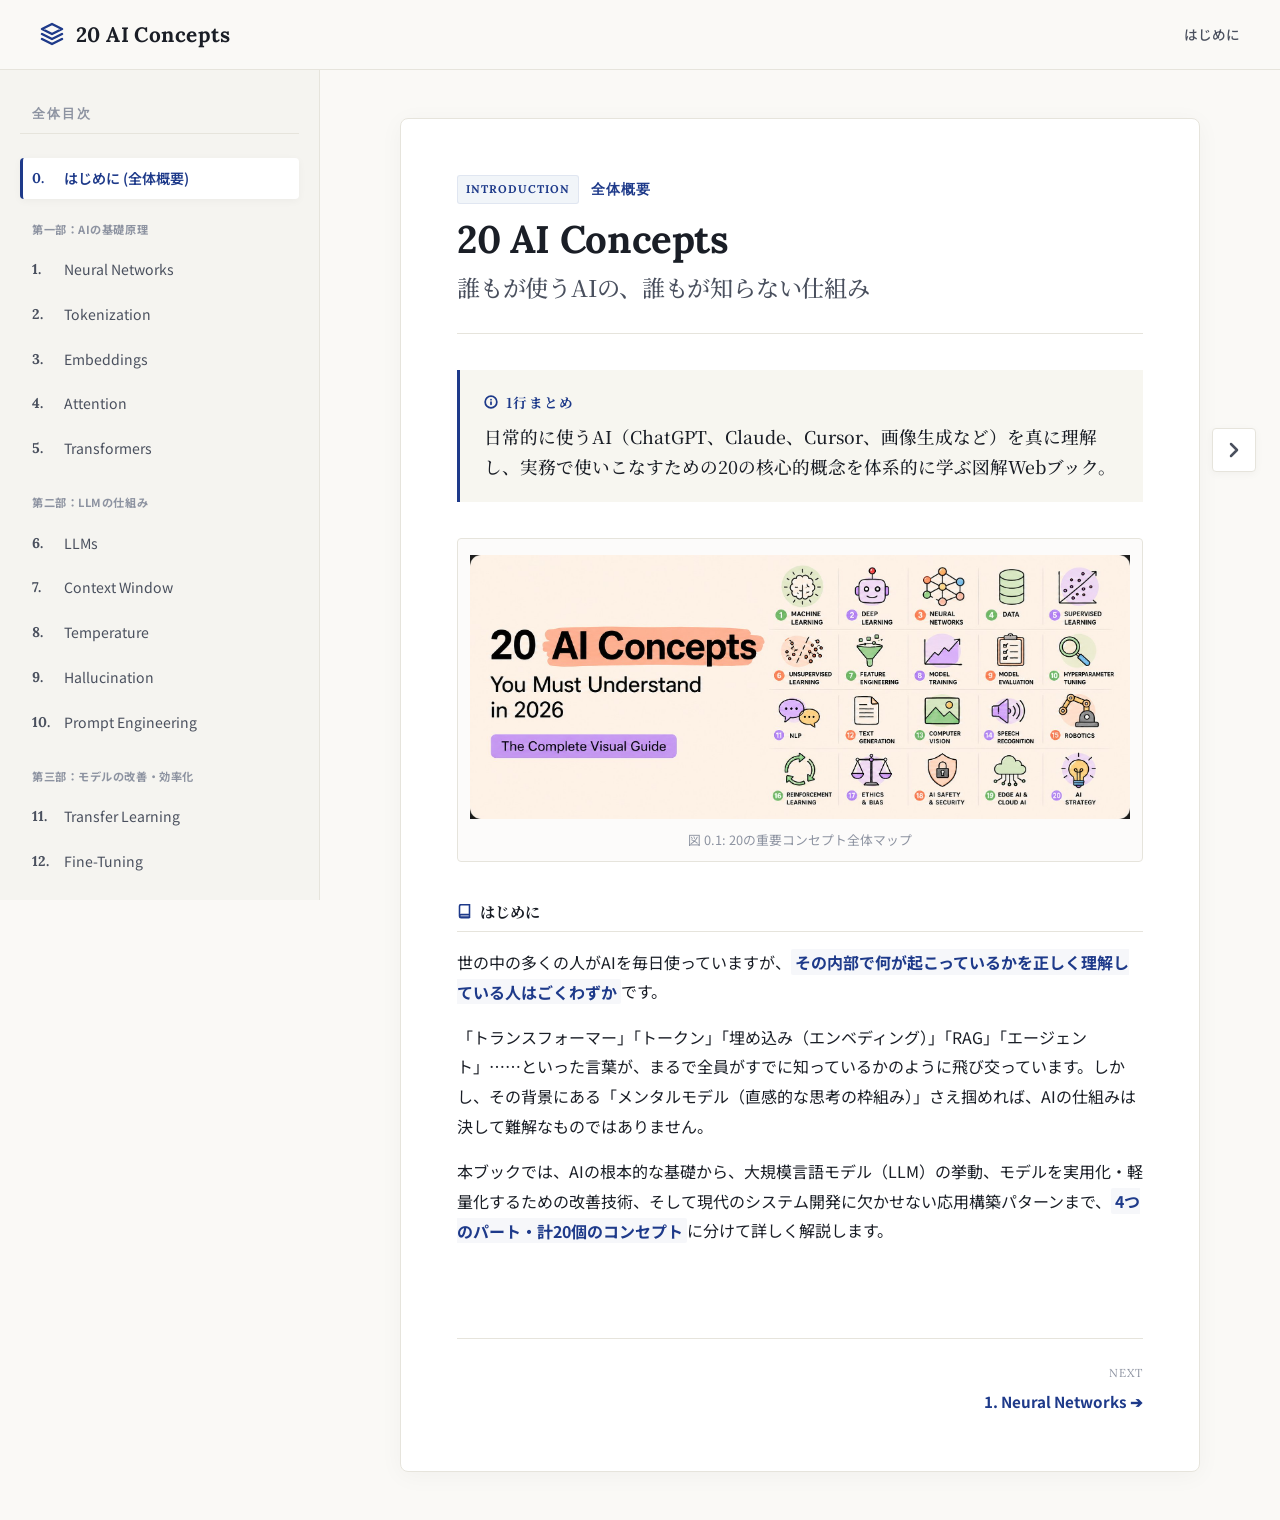
<file: index.html>
<!DOCTYPE html>
<html lang="ja">
<head>
  <meta charset="UTF-8">
  <meta name="viewport" content="width=device-width, initial-scale=1.0">
  <title>20 AI Concepts - 図解で学ぶAIの重要コンセプト</title>
  <meta name="description" content="AIの仕組み、大言語モデル（LLM）の動く原理、モデルの改善手法、および実戦的なAIシステム構築のための20の重要概念を、初心者向け解説、具体例、注意点を交えて詳しく解説する日本語静的Webサイト。">
  <link rel="stylesheet" href="style.css">
  <script defer src="script.js"></script>
</head>
<body>

  <!-- App Header -->
  <header class="app-header">
    <div class="header-logo">
      <svg width="24" height="24" viewBox="0 0 24 24" fill="none" stroke="currentColor" stroke-width="2.5" stroke-linecap="round" stroke-linejoin="round">
        <path d="M12 2L2 7l10 5 10-5-10-5zM2 17l10 5 10-5M2 12l10 5 10-5"/>
      </svg>
      <span class="header-title">20 AI Concepts</span>
    </div>
    <div class="header-meta">
      <span class="header-progress-text">はじめに</span>
    </div>
    <div class="header-progress-container">
      <div class="header-progress-bar"></div>
    </div>
  </header>

  <!-- Mobile Quick-Nav Bar -->
  <div class="mobile-nav-bar">
    <div class="mobile-active-indicator">
      <span class="mobile-active-index">INTRO</span>
      <span class="mobile-active-title">概要と目次</span>
    </div>
    <div class="mobile-nav-actions">
      <select class="mobile-toc-select" aria-label="セクション移動">
        <option value="0">0. はじめに</option>
        <optgroup label="第一部：AIの基礎原理">
          <option value="1">1. Neural Networks</option>
          <option value="2">2. Tokenization</option>
          <option value="3">3. Embeddings</option>
          <option value="4">4. Attention</option>
          <option value="5">5. Transformers</option>
        </optgroup>
        <optgroup label="第二部：LLMの仕組み">
          <option value="6">6. LLMs</option>
          <option value="7">7. Context Window</option>
          <option value="8">8. Temperature</option>
          <option value="9">9. Hallucination</option>
          <option value="10">10. Prompt Engineering</option>
        </optgroup>
        <optgroup label="第三部：モデルの改善・効率化">
          <option value="11">11. Transfer Learning</option>
          <option value="12">12. Fine-Tuning</option>
          <option value="13">13. RLHF</option>
          <option value="14">14. LoRA</option>
          <option value="15">15. Quantization</option>
        </optgroup>
        <optgroup label="第四部：実践的なシステム構築">
          <option value="16">16. RAG</option>
          <option value="17">17. Vector Databases</option>
          <option value="18">18. AI Agents</option>
          <option value="19">19. Chain of Thought</option>
          <option value="20">20. Diffusion Models</option>
        </optgroup>
      </select>
    </div>
  </div>

  <!-- App Main Content Container -->
  <div class="app-container">

    <!-- PC Sidebar (ToC) -->
    <aside class="app-sidebar">
      <h3 class="sidebar-title">全体目次</h3>
      <ul class="toc-list">
        <li class="toc-item active" data-index="0">
          <button><span class="toc-num">0.</span> はじめに (全体概要)</button>
        </li>
        <li style="font-size: 0.7rem; color: var(--text-muted); margin-top: 1rem; margin-bottom: 0.35rem; font-weight:700; letter-spacing:0.05em; padding-left: 0.75rem;">第一部：AIの基礎原理</li>
        <li class="toc-item" data-index="1"><button><span class="toc-num">1.</span> Neural Networks</button></li>
        <li class="toc-item" data-index="2"><button><span class="toc-num">2.</span> Tokenization</button></li>
        <li class="toc-item" data-index="3"><button><span class="toc-num">3.</span> Embeddings</button></li>
        <li class="toc-item" data-index="4"><button><span class="toc-num">4.</span> Attention</button></li>
        <li class="toc-item" data-index="5"><button><span class="toc-num">5.</span> Transformers</button></li>
        
        <li style="font-size: 0.7rem; color: var(--text-muted); margin-top: 1.25rem; margin-bottom: 0.35rem; font-weight:700; letter-spacing:0.05em; padding-left: 0.75rem;">第二部：LLMの仕組み</li>
        <li class="toc-item" data-index="6"><button><span class="toc-num">6.</span> LLMs</button></li>
        <li class="toc-item" data-index="7"><button><span class="toc-num">7.</span> Context Window</button></li>
        <li class="toc-item" data-index="8"><button><span class="toc-num">8.</span> Temperature</button></li>
        <li class="toc-item" data-index="9"><button><span class="toc-num">9.</span> Hallucination</button></li>
        <li class="toc-item" data-index="10"><button><span class="toc-num">10.</span> Prompt Engineering</button></li>

        <li style="font-size: 0.7rem; color: var(--text-muted); margin-top: 1.25rem; margin-bottom: 0.35rem; font-weight:700; letter-spacing:0.05em; padding-left: 0.75rem;">第三部：モデルの改善・効率化</li>
        <li class="toc-item" data-index="11"><button><span class="toc-num">11.</span> Transfer Learning</button></li>
        <li class="toc-item" data-index="12"><button><span class="toc-num">12.</span> Fine-Tuning</button></li>
        <li class="toc-item" data-index="13"><button><span class="toc-num">13.</span> RLHF</button></li>
        <li class="toc-item" data-index="14"><button><span class="toc-num">14.</span> LoRA</button></li>
        <li class="toc-item" data-index="15"><button><span class="toc-num">15.</span> Quantization</button></li>

        <li style="font-size: 0.7rem; color: var(--text-muted); margin-top: 1.25rem; margin-bottom: 0.35rem; font-weight:700; letter-spacing:0.05em; padding-left: 0.75rem;">第四部：実践的なシステム構築</li>
        <li class="toc-item" data-index="16"><button><span class="toc-num">16.</span> RAG</button></li>
        <li class="toc-item" data-index="17"><button><span class="toc-num">17.</span> Vector Databases</button></li>
        <li class="toc-item" data-index="18"><button><span class="toc-num">18.</span> AI Agents</button></li>
        <li class="toc-item" data-index="19"><button><span class="toc-num">19.</span> Chain of Thought</button></li>
        <li class="toc-item" data-index="20"><button><span class="toc-num">20.</span> Diffusion Models</button></li>
      </ul>
    </aside>

    <!-- Main Viewer -->
    <main class="app-viewer">
      
      <!-- Cards Wrapper -->
      <div class="concept-cards-container">
        
        <!-- CONCEPT 0: OVERVIEW -->
        <section class="concept-card active" id="concept-0">
          <div class="card-header">
            <div class="concept-meta">
              <span class="concept-part">INTRODUCTION</span>
              <span>全体概要</span>
            </div>
            <h1 class="concept-title-en">20 AI Concepts</h1>
            <h2 class="concept-title-jp">誰もが使うAIの、誰もが知らない仕組み</h2>
          </div>

          <div class="summary-box">
            <div class="summary-title">
              <svg width="14" height="14" viewBox="0 0 24 24" fill="none" stroke="currentColor" stroke-width="3" stroke-linecap="round" stroke-linejoin="round"><circle cx="12" cy="12" r="10"/><path d="M12 16v-4M12 8h.01"/></svg>
              1行まとめ
            </div>
            <p class="summary-text">日常的に使うAI（ChatGPT、Claude、Cursor、画像生成など）を真に理解し、実務で使いこなすための20の核心的概念を体系的に学ぶ図解Webブック。</p>
          </div>

          <div class="concept-image-container">
            <img src="./20_AI_Concepts_files/HI5-xP8aIAAL0YM" alt="AI Concepts Header" class="concept-image">
          
            <div class="image-caption">図 0.1: 20の重要コンセプト全体マップ</div>
          </div>

          <div class="card-section">
            <span class="section-label">
              <svg viewBox="0 0 24 24" fill="none" stroke="currentColor" stroke-width="2.5"><path d="M4 19.5A2.5 2.5 0 0 1 6.5 17H20M4 19.5A2.5 2.5 0 0 0 6.5 22H20M4 19.5V3.5A2.5 2.5 0 0 1 6.5 1H20v20H6.5a2.5 2.5 0 0 1-2.5-2.5z"/></svg>
              はじめに
            </span>
            <div class="detailed-text">
              <p>世の中の多くの人がAIを毎日使っていますが、<strong>その内部で何が起こっているかを正しく理解している人はごくわずか</strong>です。</p>
              <p>「トランスフォーマー」「トークン」「埋め込み（エンベディング）」「RAG」「エージェント」……といった言葉が、まるで全員がすでに知っているかのように飛び交っています。しかし、その背景にある「メンタルモデル（直感的な思考の枠組み）」さえ掴めれば、AIの仕組みは決して難解なものではありません。</p>
              <p>本ブックでは、AIの根本的な基礎から、大規模言語モデル（LLM）の挙動、モデルを実用化・軽量化するための改善技術、そして現代のシステム開発に欠かせない応用構築パターンまで、<strong>4つのパート・計20個のコンセプト</strong>に分けて詳しく解説します。</p>
            </div>
          </div>



          <!-- Inline Footer Navigation -->
          <div class="card-footer-nav">
            <div class="footer-nav-item prev" data-target="-1" style="visibility: hidden;">
              <span class="footer-nav-label">PREVIOUS</span>
              <span class="footer-nav-title">⇠ </span>
            </div>
            <div class="footer-nav-item next" data-target="1" style="visibility: visible;">
              <span class="footer-nav-label">NEXT</span>
              <span class="footer-nav-title">1. Neural Networks ➔</span>
            </div>
          </div>
        </section>

        <!-- CONCEPT 1 -->
        <section class="concept-card" id="concept-1">
          <div class="card-header">
            <div class="concept-meta">
              <span class="concept-part">第一部：AIの基礎原理</span>
              <span>Concept 1</span>
            </div>
            <h1 class="concept-title-en">Neural Networks</h1>
            <h2 class="concept-title-jp">ニューラルネットワーク</h2>
          </div>

          <div class="concept-image-container">
            <img src="./20_AI_Concepts_files/HI58qtEbUAAyrSy" alt="Neural Networks" class="concept-image">
          
            <div class="image-caption">図 1.1: ニューラルネットワークの多層構造と学習プロセス</div>
          </div>

          <div class="summary-box">
            <div class="summary-title">
              <svg width="14" height="14" viewBox="0 0 24 24" fill="none" stroke="currentColor" stroke-width="3" stroke-linecap="round" stroke-linejoin="round"><circle cx="12" cy="12" r="10"/><path d="M12 16v-4M12 8h.01"/></svg>
              1行まとめ
            </div>
            <p class="summary-text">人間の脳を模した多層構造の仕組みで、膨大な「重み（接続強度）」を調整してデータからパターンを学習する、すべてのAIの心臓部。</p>
          </div>

          <div class="card-section">
            <span class="section-label">詳しい解説</span>
            <div class="detailed-text">
              <p>ニューラルネットワークは、現代のあらゆるAIモデルを動かしている共通の脳組織です。基本構造は<strong>入力層（Input Layer）</strong>、<strong>隠れ層（Hidden Layers）</strong>、<strong>出力層 (Output Layer)</strong>という複数の「レイヤー」がパイプライン状に接続された構成をしています。</p>
              <p>データが入力層に入ると、何層もの隠れ層を通過しながら予測結果へと変換され、出力層から出てきます。このとき、ニューロン同士の各接続部には<strong>「重み（Weight）」</strong>と呼ばれる数値が割り当てられています。重みとは、あるニューロンが次のニューロンにどれだけ強い影響を与えるかを調整するスコアです。</p>
              <p>AIの<strong>「トレーニング（学習）」</strong>とは、正解データと比較しながら、この数十億〜数兆個もの重みの数値を少しずつ微調整し、出力の精度を限界まで高めていくプロセスそのものを指します。この基本構造を極限まで大規模化（スケール）させた結果、現在のGPT-4（パラメータ数は非公開ながら約1.8兆個とされる）やClaude 3といった超高性能AIが誕生しました。</p>
            </div>
          </div>

          <div class="info-box beginner">
            <span class="section-label">初心者向け補足</span>
            <div class="box-content">
              ニューラルネットワークは、入力された情報（例えば犬の写真のピクセルデータ）に対して、何層もの計算（掛け算と足し算）を繰り返して「これは犬である確率が98%です」という数値を導き出す<strong>超巨大な計算機</strong>のようなものです。人間がルールを手書きで教えるのではなく、AI自身が「重み」を変えながら自らルールを発見します。
            </div>
          </div>

          <div class="info-box example">
            <span class="section-label">具体例</span>
            <div class="box-content">
              <strong>「スープの味見と調味料の調整」</strong>に似ています。スープ（入力データ）の味を良くするため、塩、醤油、出汁などの量（接続の重み）を少しずつ変えながら味見し、完璧な味（正確な出力）にたどり着くまで調味料のバランスを微調整し続ける作業が「AIのトレーニング」に相当します。
            </div>
          </div>

          <div class="info-box warning">
            <span class="section-label">注意点・誤解</span>
            <div class="box-content">
              「人間の脳を模した」と言われますが、AIが<strong>人間と同じように「意識」や「感情」を持って思考しているわけではありません</strong>。実際には、数千億回以上の単純な掛け算・足し算をものすごいスピードで処理している、極めて高度な「数学の塊」です。
            </div>
          </div>

          <!-- Inline Footer Navigation -->
          <div class="card-footer-nav">
            <div class="footer-nav-item prev" data-target="0" style="visibility: visible;">
              <span class="footer-nav-label">PREVIOUS</span>
              <span class="footer-nav-title">⇠ 0. はじめに</span>
            </div>
            <div class="footer-nav-item next" data-target="2" style="visibility: visible;">
              <span class="footer-nav-label">NEXT</span>
              <span class="footer-nav-title">2. Tokenization ➔</span>
            </div>
          </div>
        </section>

        <!-- CONCEPT 2 -->
        <section class="concept-card" id="concept-2">
          <div class="card-header">
            <div class="concept-meta">
              <span class="concept-part">第一部：AIの基礎原理</span>
              <span>Concept 2</span>
            </div>
            <h1 class="concept-title-en">Tokenization</h1>
            <h2 class="concept-title-jp">トークン化</h2>
          </div>

          <div class="concept-image-container">
            <img src="./20_AI_Concepts_files/HI59HOVbkAA2OOE" alt="Tokenization" class="concept-image">
          
            <div class="image-caption">図 2.1: テキストをトークン（部分単語）に分割するプロセス</div>
          </div>

          <div class="summary-box">
            <div class="summary-title">
              <svg width="14" height="14" viewBox="0 0 24 24" fill="none" stroke="currentColor" stroke-width="3" stroke-linecap="round" stroke-linejoin="round"><circle cx="12" cy="12" r="10"/><path d="M12 16v-4M12 8h.01"/></svg>
              1行まとめ
            </div>
            <p class="summary-text">AIがテキストを読み込む前に、単語やその一部（部分単語）の再利用可能な最小単位「トークン」に分解する前処理。</p>
          </div>

          <div class="card-section">
            <span class="section-label">詳しい解説</span>
            <div class="detailed-text">
              <p>AIは人間のようにテキストをそのまま文字として読むことはできません。入力された文章は、まず<strong>「トークン（Token）」</strong>と呼ばれる細かい破片に切り分けられます。</p>
              <p>この分割は必ずしも「単語ごと」ではありません。頻出する言葉は1つのトークンとして残されますが、複雑な単語や派生語は分解されます。
                <ul>
                  <li><code>"playing"</code> （遊んでいる） → <code>"play"</code> + <code>"ing"</code></li>
                  <li><code>"ChatGPT"</code> → <code>"Chat"</code> + <code>"G"</code> + <code>"PT"</code></li>
                  <li><code>"dog"</code> （日常的な単語） → <code>"dog"</code>（そのまま1つ）</li>
                </ul>
              </p>
              <p>なぜ単語単位で処理しないのでしょうか？言語は非常に混沌としており、新語やタイポ、複数言語の混在が日常茶飯事だからです。すべての単語を網羅した辞書を作ろうとすると、辞書サイズが無限に膨れ上がって計算が破綻してしまいます。トークンという<strong>「再利用可能なビルディングブロック」</strong>を使うことで、AIは初めて見る新語であっても、知っているパーツの組み合わせに分解して意味を推測できるようになります。</p>
            </div>
          </div>

          <div class="info-box beginner">
            <span class="section-label">初心者向け補足</span>
            <div class="box-content">
              AIにとってトークンとは<strong>「言葉のレゴブロック」</strong>です。文章を一度ブロック単位にバラバラにしてから処理します。英語における大体の目安として「1トークン ≒ 0.75単語」（1000トークンでおよそ750単語）とされています。日本語の場合、漢字やひらがなの切り分けの都合上、英語よりもトークン数が多く消費されやすい特徴があります。
            </div>
          </div>

          <div class="info-box example">
            <span class="section-label">具体例</span>
            <div class="box-content">
              日本語の「お好み焼き」という言葉を考えます。「お好み焼き」という一つの巨大な単語を丸ごと記憶するのではなく、<strong>「お好み」＋「焼き」</strong>というパーツ（トークン）に分けるイメージです。こうしておけば、後に「たこ焼き」や「たい焼き」という未知の単語が現れても、「焼き」というパーツから温かい鉄板料理であることを推測可能になります。
            </div>
          </div>

          <div class="info-box warning">
            <span class="section-label">注意点・誤解</span>
            <div class="box-content">
              「1トークン ＝ 1文字」や「1トークン ＝ 1単語」では<strong>ありません</strong>。特に日本語や絵文字などは、アルファベットの英語に比べて1文字で複数のトークンを消費することが多く、これがAPIの料金（トークン単位課金）が高くなる原因や、長文の読み込み制限に早く達してしまう要因になります。
            </div>
          </div>

          <!-- Inline Footer Navigation -->
          <div class="card-footer-nav">
            <div class="footer-nav-item prev" data-target="1" style="visibility: visible;">
              <span class="footer-nav-label">PREVIOUS</span>
              <span class="footer-nav-title">⇠ 1. Neural Networks</span>
            </div>
            <div class="footer-nav-item next" data-target="3" style="visibility: visible;">
              <span class="footer-nav-label">NEXT</span>
              <span class="footer-nav-title">3. Embeddings ➔</span>
            </div>
          </div>
        </section>

        <!-- CONCEPT 3 -->
        <section class="concept-card" id="concept-3">
          <div class="card-header">
            <div class="concept-meta">
              <span class="concept-part">第一部：AIの基礎原理</span>
              <span>Concept 3</span>
            </div>
            <h1 class="concept-title-en">Embeddings</h1>
            <h2 class="concept-title-jp">埋め込み（エンベディング）</h2>
          </div>

          <div class="concept-image-container">
            <img src="./20_AI_Concepts_files/HI59_uXa0AAxbxR" alt="Embeddings" class="concept-image">
          
            <div class="image-caption">図 3.1: 意味の近さを多次元空間の座標で表す埋め込み表現</div>
          </div>

          <div class="summary-box">
            <div class="summary-title">
              <svg width="14" height="14" viewBox="0 0 24 24" fill="none" stroke="currentColor" stroke-width="3" stroke-linecap="round" stroke-linejoin="round"><circle cx="12" cy="12" r="10"/><path d="M12 16v-4M12 8h.01"/></svg>
              1行まとめ
            </div>
            <p class="summary-text">トークンを多次元空間上の座標（数値の配列）に変換し、言葉の「意味の近さや関係性」をベクトルとして表現する技術。</p>
          </div>

          <div class="card-section">
            <span class="section-label">詳しい解説</span>
            <div class="detailed-text">
              <p>テキストをトークンに分解した後、AIはそれぞれのトークンを<strong>「埋め込み（Embedding）」</strong>と呼ばれる数字のリスト（ベクトル）に変換します。これにより、言葉の持つ「意味」が数学的な座標にマッピングされます。</p>
              <p>これは言わば<strong>「言葉のGoogleマップ」</strong>です。
                <ul>
                  <li>「医者」と「看護師」は、意味が極めて近いため多次元空間上で隣り合わせにプロットされます。</li>
                  <li>「医者」と「ピザ」は全く異なる意味を持つため、互いに大きく離れた場所にプロットされます。</li>
                  <li>数学的な計算が可能になり、有名な例として<strong>「王（King） - 男（Man） + 女（Woman） ≒ 女王（Queen）」</strong>といったベクトルの加減算で関係性を導き出せます。</li>
                </ul>
              </p>
              <p>AIは言葉を綴りや文字として理解しているのではなく、この空間内における「他の言葉との距離と方向」によって意味を解釈しています。この概念こそが、セマンティック検索（意味による検索）、推薦システム、そして外部ドキュメントを検索するRAGシステムの中核技術となっています。</p>
            </div>
          </div>

          <div class="info-box beginner">
            <span class="section-label">初心者向け補足</span>
            <div class="box-content">
              コンピュータは「赤」と「朱色」が似ていることや、「犬」と「猫」がどちらも身近な動物であることを自発的には理解できません。しかし、言葉を例えば<code>[0.82, -0.15, 0.44...]</code>のような数百〜数千個の数字の並びに置き換えることで、<strong>数値の引き算によって「意味の近さ」を計算できるようになります</strong>。
            </div>
          </div>

          <div class="info-box example">
            <span class="section-label">具体例</span>
            <div class="box-content">
              映画のジャンルマップをイメージしてください。縦軸を「アクション度」、横軸を「恋愛度」とした2次元のグラフを作ります。『ダイハード』は「アクション度高・恋愛度低」のエリアに、『タイタニック』は「アクション度中・恋愛度高」のエリアにプロットされます。このジャンルの評価基準（軸）を数千個にまで増やしたものが、AIの「埋め込み空間」です。
            </div>
          </div>

          <div class="info-box warning">
            <span class="section-label">注意点・誤解</span>
            <div class="box-content">
              埋め込みベクトルは、言葉の辞書的な定義を完全に暗記しているわけではありません。あくまで「他の言葉とどのような文脈で一緒に使われやすいか」という<strong>統計的な位置関係</strong>を示しているに過ぎないため、文脈を考慮しない単体としての細かい事実関係の把握はこれだけでは困難です。
            </div>
          </div>

          <!-- Inline Footer Navigation -->
          <div class="card-footer-nav">
            <div class="footer-nav-item prev" data-target="2" style="visibility: visible;">
              <span class="footer-nav-label">PREVIOUS</span>
              <span class="footer-nav-title">⇠ 2. Tokenization</span>
            </div>
            <div class="footer-nav-item next" data-target="4" style="visibility: visible;">
              <span class="footer-nav-label">NEXT</span>
              <span class="footer-nav-title">4. Attention ➔</span>
            </div>
          </div>
        </section>

        <!-- CONCEPT 4 -->
        <section class="concept-card" id="concept-4">
          <div class="card-header">
            <div class="concept-meta">
              <span class="concept-part">第一部：AIの基礎原理</span>
              <span>Concept 4</span>
            </div>
            <h1 class="concept-title-en">Attention</h1>
            <h2 class="concept-title-jp">注目機構（アテンション）</h2>
          </div>

          <div class="concept-image-container">
            <img src="./20_AI_Concepts_files/HI5-MFQaIAAhdVj" alt="Attention" class="concept-image">
          
            <div class="image-caption">図 4.1: 単語同士の関連度を動的に計算するアテンション機構</div>
          </div>

          <div class="summary-box">
            <div class="summary-title">
              <svg width="14" height="14" viewBox="0 0 24 24" fill="none" stroke="currentColor" stroke-width="3" stroke-linecap="round" stroke-linejoin="round"><circle cx="12" cy="12" r="10"/><path d="M12 16v-4M12 8h.01"/></svg>
              1行まとめ
            </div>
            <p class="summary-text">文中のどの言葉がどの言葉と強く関連しているかを計算し、文脈に応じた適切な意味（例えば「Apple」が果物か企業か）を判断する仕組み。</p>
          </div>

          <div class="card-section">
            <span class="section-label">詳しい解説</span>
            <div class="detailed-text">
              <p>言葉は、文脈によって意味が180度変わります。例えば「アップル」という言葉は：
                <ul>
                  <li>「私は<strong>アップル</strong>を食べた」 → 果物のりんご</li>
                  <li>「私は<strong>アップル</strong>の株を買った」 → テック企業</li>
                </ul>
                単なる固定の埋め込み（エンベディング）だけでは、この違いを正確に判定できません。そこで登場したのが<strong>アテンション（Attention）</strong>です。
              </p>
              <p>アテンション機構は、文章中のすべての単語が他のすべての単語に「注目」し合い、互いの関連性の強さを動的に計算します。例えば「She bought shares in Apple.」という文では、「Apple」という単語は「shares（株）」や「bought（買った）」という単語に対して強い注目（高い接続スコア）を払います。これにより、モデルは「このAppleは果物ではなく会社である」と正しく推論します。</p>
              <p>アテンション登場前のAIは、文章を左から右へ1語ずつ順番に読み進めていたため、長い文章の最初の方の内容をすぐに忘れてしまっていました。アテンションは文全体を一望し、関連情報を瞬時に接続できるため、近代AIの限界を大きく突破した革新的ブレイクスルーとなりました。</p>
            </div>
          </div>

          <div class="info-box beginner">
            <span class="section-label">初心者向け補足</span>
            <div class="box-content">
              アテンションとは、AIが文章を読むときに<strong>「文脈を捉えるために、どの単語とどの単語を結びつけて注目すべきか」を判断する機能</strong>です。人間が「彼が鍵を落としたので、それを拾った」という文を読む際、「それ」が「鍵」を指していると自然に注目して理解するのと同じ処理を計算で実現しています。
            </div>
          </div>

          <div class="info-box example">
            <span class="section-label">具体例</span>
            <div class="box-content">
              騒がしいパーティー会場での会話（<strong>カクテルパーティー効果</strong>）に似ています。周囲で多くの雑音（他の単語）が聞こえていても、自分に関係のあるキーワード（文脈に沿う関連単語）や、自分の名前が聞こえた瞬間に、意識（アテンション）をその方向に集中させて会話の内容を正しく理解するような仕組みです。
            </div>
          </div>

          <div class="info-box warning">
            <span class="section-label">注意点・誤解</span>
            <div class="box-content">
              アテンションは文中の全単語同士のつながりを網羅的に計算するため、<strong>文字数が多くなると計算量が劇的（文字数の2乗）に増えてしまいます</strong>。そのため、一度に大量のテキストを入力すると、コンピュータに非常に大きな処理負荷がかかるという制約があります。
            </div>
          </div>

          <!-- Inline Footer Navigation -->
          <div class="card-footer-nav">
            <div class="footer-nav-item prev" data-target="3" style="visibility: visible;">
              <span class="footer-nav-label">PREVIOUS</span>
              <span class="footer-nav-title">⇠ 3. Embeddings</span>
            </div>
            <div class="footer-nav-item next" data-target="5" style="visibility: visible;">
              <span class="footer-nav-label">NEXT</span>
              <span class="footer-nav-title">5. Transformers ➔</span>
            </div>
          </div>
        </section>

        <!-- CONCEPT 5 -->
        <section class="concept-card" id="concept-5">
          <div class="card-header">
            <div class="concept-meta">
              <span class="concept-part">第一部：AIの基礎原理</span>
              <span>Concept 5</span>
            </div>
            <h1 class="concept-title-en">Transformers</h1>
            <h2 class="concept-title-jp">トランスフォーマー</h2>
          </div>

          <div class="concept-image-container">
            <img src="./20_AI_Concepts_files/HI5-gFjbIAA8m31" alt="Transformers" class="concept-image">
          
            <div class="image-caption">図 5.1: アテンションによる並列処理を行うトランスフォーマーの仕組み</div>
          </div>

          <div class="summary-box">
            <div class="summary-title">
              <svg width="14" height="14" viewBox="0 0 24 24" fill="none" stroke="currentColor" stroke-width="3" stroke-linecap="round" stroke-linejoin="round"><circle cx="12" cy="12" r="10"/><path d="M12 16v-4M12 8h.01"/></svg>
              1行まとめ
            </div>
            <p class="summary-text">2017年に発表された「Attention is All You Need」論文を起源とし、テキストを並列処理することで現代の高速かつ高精度なAIを実現した基盤アーキテクチャ。</p>
          </div>

          <div class="card-section">
            <span class="section-label">詳しい解説</span>
            <div class="detailed-text">
              <p><strong>トランスフォーマー（Transformers）</strong>は、ChatGPTやClaude、Geminiなど、今日動作しているほぼすべての主要AIモデルを支える基本的な「アーキテクチャ（設計図）」です。2017年にGoogleの研究者らによって発表された記念碑的な論文『Attention Is All You Need』で提唱されました。</p>
              <p>それ以前のAIは、テキストを1語ずつ順番に処理する方式（RNN等）だったため、並列計算が難しく、巨大なデータセットの学習に途方もない時間がかかっていました。トランスフォーマーのブレイクスルーは、<strong>「アテンション機構のみを採用し、文章全体の全単語を同時に並列処理する」</strong>というアイデアにあります。</p>
              <p>トランスフォーマーモデルは、入力されたテキストをトークン・埋め込みに変換した後、積み重ねられた「アテンション層」を通過させて処理します。層（レイヤー）が深くなるほど解釈は高度になります。
                <ul>
                  <li><strong>初期レイヤー:</strong> 単純な文法や構文の構造を捉える。</li>
                  <li><strong>中期レイヤー:</strong> 単語同士の意味的な関係性や文脈を解釈する。</li>
                  <li><strong>深層レイヤー:</strong> 高度な推論や意図の理解を行う。</li>
                </ul>
                この並列処理化により、学習速度が飛躍的に向上し、インターネット規模の超巨大データをAIに学習させることが初めて可能になりました。
              </p>
            </div>
          </div>

          <div class="info-box beginner">
            <span class="section-label">初心者向け補足</span>
            <div class="box-content">
              トランスフォーマーは、現代AIにおける<strong>「万能エンジン」</strong>です。文字情報を順番に読むのではなく、文章全体を「一瞬で画像のようにスキャン」して、そこに含まれるすべての単語の相関関係を同時に計算するため、従来の何十倍ものスピードで賢い文章を読み書きできます。
            </div>
          </div>

          <div class="info-box example">
            <span class="section-label">具体例</span>
            <div class="box-content">
              <strong>「分業化された巨大翻訳チーム」</strong>のようなものです。本を1行ずつ指で追いながら1人で翻訳する（古い方式）のではなく、本を全員でバラバラに手分けして持ち寄り、文法担当、文脈担当、論理構成担当の各部署（レイヤー）が同時に情報をチェックしながら、最終的な美しい要約や翻訳をチーム全体で一気に作り上げる仕組みに似ています。
            </div>
          </div>

          <div class="info-box warning">
            <span class="section-label">注意点・誤解</span>
            <div class="box-content">
              トランスフォーマーは「文章（テキスト）」の処理専用に開発されたものですが、その並列処理性能が優秀すぎるため、現在では<strong>画像（Vision Transformer）、音声、動画、さらにはタンパク質構造の予測など</strong>、テキスト以外のあらゆるデジタルデータの処理にも共通して使われています。
            </div>
          </div>

          <!-- Inline Footer Navigation -->
          <div class="card-footer-nav">
            <div class="footer-nav-item prev" data-target="4" style="visibility: visible;">
              <span class="footer-nav-label">PREVIOUS</span>
              <span class="footer-nav-title">⇠ 4. Attention</span>
            </div>
            <div class="footer-nav-item next" data-target="6" style="visibility: visible;">
              <span class="footer-nav-label">NEXT</span>
              <span class="footer-nav-title">6. LLMs ➔</span>
            </div>
          </div>
        </section>

        <!-- CONCEPT 6 -->
        <section class="concept-card" id="concept-6">
          <div class="card-header">
            <div class="concept-meta">
              <span class="concept-part">第二部：LLMの仕組み</span>
              <span>Concept 6</span>
            </div>
            <h1 class="concept-title-en">LLMs</h1>
            <h2 class="concept-title-jp">大規模言語モデル</h2>
          </div>

          <div class="concept-image-container">
            <img src="./20_AI_Concepts_files/HI5_RfabEAAk_-s" alt="LLMs" class="concept-image">
          
            <div class="image-caption">図 6.1: 大規模データ学習による創発能力の獲得</div>
          </div>

          <div class="summary-box">
            <div class="summary-title">
              <svg width="14" height="14" viewBox="0 0 24 24" fill="none" stroke="currentColor" stroke-width="3" stroke-linecap="round" stroke-linejoin="round"><circle cx="12" cy="12" r="10"/><path d="M12 16v-4M12 8h.01"/></svg>
              1行まとめ
            </div>
            <p class="summary-text">トランスフォーマーをベースに、ネット上の膨大なテキストを用いて「次のトークンを予測する」というシンプルなタスクを徹底的に学習させた巨大なモデル。</p>
          </div>

          <div class="card-section">
            <span class="section-label">詳しい解説</span>
            <div class="detailed-text">
              <p><strong>LLM（Large Language Model / 大規模言語モデル）</strong>は、トランスフォーマーのアーキテクチャを採用し、ウェブサイト、書籍、Wikipedia、公開ソースコード、ニュース記事などの「数兆トークン」に及ぶ膨大なテキストを学習させたAIモデルです。</p>
              <p>学習させているタスクは、驚くほどシンプルです。それは<strong>「与えられた文章の、次に来る最も確率の高いトークン（単語の破片）を予測すること」</strong>です。それ以外の命令は基本的には行いません。</p>
              <p>しかし、この単純な予測タスクを、数千億個以上のパラメータと超巨大なデータを用いて繰り返すと、<strong>「創発（Emergence）」</strong>と呼ばれる不思議な現象が起こります。単なる次の言葉の予測器だったはずのモデルが、突然、文法のルールを理解し、高度な論理的な推論を行い、プログラミング言語を書き、数学を解く能力を自発的に獲得し始めます。この巨大化によって開花した知能が、ChatGPTやClaudeの頭脳です。</p>
            </div>
          </div>

          <div class="info-box beginner">
            <span class="section-label">初心者向け補足</span>
            <div class="box-content">
              LLMは、スマホの<strong>「予測変換」が超ウルトラ賢くなったもの</strong>だと考えてください。あなたが文字を打ち込むと、AIは「これまでに自分が読んだ全世界のウェブデータから推測して、次に続く確率が最も高い言葉はこれだ」という予測を何度も繰り返し、リアルタイムで滑らかな文章を綴っています。
            </div>
          </div>

          <div class="info-box example">
            <span class="section-label">具体例</span>
            <div class="box-content">
              「むかしむかし、あるところに」と入力したとき、普通の予測変換は「おじいさん」を提案します。LLMはこれと同じ予測をミリ秒単位で行い、「おじいさんとおばあさんが住んでいました。おじいさんは山へ芝刈りに…」と、物語全体を整合性を保ちながら次々と紡ぎ出すことができます。
            </div>
          </div>

          <div class="info-box warning">
            <span class="section-label">注意点・誤解</span>
            <div class="box-content">
              LLMは<strong>「真実を格納したデータベース」ではありません</strong>。AIは「事実として正しいか」を調べて答えているのではなく、あくまで「文脈的・統計的につながる確率が最も高い単語」を計算して出力しているだけです。そのため、真面目な顔をして全くのデタラメを語るハルシネーションが発生します。
            </div>
          </div>

          <!-- Inline Footer Navigation -->
          <div class="card-footer-nav">
            <div class="footer-nav-item prev" data-target="5" style="visibility: visible;">
              <span class="footer-nav-label">PREVIOUS</span>
              <span class="footer-nav-title">⇠ 5. Transformers</span>
            </div>
            <div class="footer-nav-item next" data-target="7" style="visibility: visible;">
              <span class="footer-nav-label">NEXT</span>
              <span class="footer-nav-title">7. Context Window ➔</span>
            </div>
          </div>
        </section>

        <!-- CONCEPT 7 -->
        <section class="concept-card" id="concept-7">
          <div class="card-header">
            <div class="concept-meta">
              <span class="concept-part">第二部：LLMの仕組み</span>
              <span>Concept 7</span>
            </div>
            <h1 class="concept-title-en">Context Window</h1>
            <h2 class="concept-title-jp">コンテキストウィンドウ</h2>
          </div>

          <div class="concept-image-container">
            <img src="./20_AI_Concepts_files/HI5_WSCbgAAkyZK" alt="Context Window" class="concept-image">
          
            <div class="image-caption">図 7.1: コンテキストウィンドウの拡大と中だるみ（Lost in the Middle）現象</div>
          </div>

          <div class="summary-box">
            <div class="summary-title">
              <svg width="14" height="14" viewBox="0 0 24 24" fill="none" stroke="currentColor" stroke-width="3" stroke-linecap="round" stroke-linejoin="round"><circle cx="12" cy="12" r="10"/><path d="M12 16v-4M12 8h.01"/></svg>
              1行まとめ
            </div>
            <p class="summary-text">AIが1回のやり取り（入力プロンプトと出力履歴）で同時に処理・記憶できる情報の最大制限量。</p>
          </div>

          <div class="card-section">
            <span class="section-label">詳しい解説</span>
            <div class="detailed-text">
              <p>すべてのAIモデルには、一度の処理で視界に入れることのできるメモリの上限があります。これが<strong>「コンテキストウィンドウ（Context Window）」</strong>です。これには、あなたが送信したメッセージ、AIがこれまでに出力した回答の履歴、そしてシステム指示のすべてが含まれます。</p>
              <p>このウィンドウサイズは技術の進歩に伴い、劇的に拡大しています。
                <ul>
                  <li>初期のGPT-3: 約4,000トークン（一般的な書籍の数ページ分）</li>
                  <li>GPT-4: 128,000トークン（本1冊分）</li>
                  <li>Claude 3: 200,000トークン（小説数冊分）</li>
                  <li>Gemini 1.5 Pro: 2,000,000トークン（映画数時間分や動画、膨大なソースコード全体）</li>
                </ul>
              </p>
              <p>コンテキストウィンドウが広いほど、一度に大量の資料を読み込ませた質問ができるため有利ですが、1つ大きな罠があります。それが<strong>「Lost in the Middle（中だるみ / 中央での喪失）」</strong>問題です。AIは入力された膨大な文脈のうち、「最初（冒頭）」と「最後（末尾）」の指示には強く注目しますが、「中間部分」に書かれた詳細な指示やデータを無視したり忘れたりしやすいという統計的な欠点を持っています。そのため、ウィンドウの広さがイコール完璧な記憶力を意味するわけではありません。</p>
            </div>
          </div>

          <div class="info-box beginner">
            <span class="section-label">初心者向け補足</span>
            <div class="box-content">
              コンテキストウィンドウは、AIにとっての<strong>「机の広さ（短期記憶の容量）」</strong>です。机が広いほど、一度にたくさんの資料（長文）を広げて作業できます。しかし、あまりにも多くの書類を広げすぎると、山積みになった資料の真ん中あたりにある重要なメモを見落としてしまう（Lost in the Middle）のと同じ現象がAIにも起こります。
            </div>
          </div>

          <div class="info-box example">
            <span class="section-label">具体例</span>
            <div class="box-content">
              分厚い小説を丸ごとAIに読み込ませ、「犯人が持っていたナイフのブランドは？」と質問した場合、小説の序盤や結末にそのナイフの描写があれば正しく答えますが、中盤の退屈な日常シーンの中でひっそりと語られていた場合、AIはコンテキストウィンドウ内にはその記述が存在しているにもかかわらず、「わからない」と答えてしまうことがあります。
            </div>
          </div>

          <div class="info-box warning">
            <span class="section-label">注意点・誤解</span>
            <div class="box-content">
              「メモリの上限が大きいから、すべてをプロンプトに詰め込んで送信すれば完璧だ」と考えるのは危険です。処理するトークン数が増えるほど応答速度（レイテンシ）は遅くなり、料金も高くなります。さらにLost in the Middleを回避するためにも、<strong>本当に重要な指示は入力の「最初」か「最後」に強調して書く</strong>のが良いプロンプトの鉄則です。
            </div>
          </div>

          <!-- Inline Footer Navigation -->
          <div class="card-footer-nav">
            <div class="footer-nav-item prev" data-target="6" style="visibility: visible;">
              <span class="footer-nav-label">PREVIOUS</span>
              <span class="footer-nav-title">⇠ 6. LLMs</span>
            </div>
            <div class="footer-nav-item next" data-target="8" style="visibility: visible;">
              <span class="footer-nav-label">NEXT</span>
              <span class="footer-nav-title">8. Temperature ➔</span>
            </div>
          </div>
        </section>

        <!-- CONCEPT 8 -->
        <section class="concept-card" id="concept-8">
          <div class="card-header">
            <div class="concept-meta">
              <span class="concept-part">第二部：LLMの仕組み</span>
              <span>Concept 8</span>
            </div>
            <h1 class="concept-title-en">Temperature</h1>
            <h2 class="concept-title-jp">温度パラメーター</h2>
          </div>

          <div class="concept-image-container">
            <img src="./20_AI_Concepts_files/HI5__bjbEAAiFI4" alt="Temperature" class="concept-image">
          
            <div class="image-caption">図 8.1: 温調パラメータ（Temperature）による確率分布の変化</div>
          </div>

          <div class="summary-box">
            <div class="summary-title">
              <svg width="14" height="14" viewBox="0 0 24 24" fill="none" stroke="currentColor" stroke-width="3" stroke-linecap="round" stroke-linejoin="round"><circle cx="12" cy="12" r="10"/><path d="M12 16v-4M12 8h.01"/></svg>
              1行まとめ
            </div>
            <p class="summary-text">生成されるテキストの「ランダム性（創造性や予測可能性）」を調整する設定値で、0に近いほど確実で硬く、高くなるほど奇抜で多様な回答になる。</p>
          </div>

          <div class="card-section">
            <span class="section-label">詳しい解説</span>
            <div class="detailed-text">
              <p>LLMが次のトークンを出力するとき、常に「最も確率が100%に近い、最も安全な単語」だけを順番に選んでいるわけではありません。そのような出力をさせると、AIの文章は非常に単調で、同じ表現を繰り返す退屈なものになってしまいます。そこで、出力時のランダム性を制御するための設定値として<strong>「温度（Temperature）」</strong>が使われます。</p>
              <p>温度値は一般的に0から2の範囲で設定されます。
                <ul>
                  <li><strong>温度 ＝ 0:</strong> 完全な決定論的モード。AIは確率が最も高い「最適で安全な単語」を常に選びます。回答にブレがなくなり、同じプロンプトからは常に同じ結果が返ってきます。</li>
                  <li><strong>温度 ＝ 1:</strong> バランスモード。適度に確率の低い意外な単語も混ぜるため、自然で人間に近い、クリエイティブで表現豊かな文章が生成されます。</li>
                  <li><strong>温度 ＝ 2以上:</strong> 完全にカオスなモード。確率が極端に低い単語もランダムに選択されるため、文章としての整合性が破綻し、意味不明な文字の羅列になりやすくなります。</li>
                </ul>
              </p>
            </div>
          </div>

          <div class="info-box beginner">
            <span class="section-label">初心者向け補足</span>
            <div class="box-content">
              温度パラメータは、AIにとっての<strong>「冒険度合いを決めるダイヤル」</strong>です。ダイヤルを「0」に絞ると「教科書通りの優等生」、ダイヤルを「1」前後に上げると「アイデア豊かなクリエイター」、さらに上げると「酔っ払って支離滅裂なことを喋る人」のようになります。
            </div>
          </div>

          <div class="info-box example">
            <span class="section-label">具体例</span>
            <div class="box-content">
              「新しいカレーの隠し味を提案して」と頼んだとします。
              <ul>
                <li><strong>温度 0：</strong>「チョコレートやインスタントコーヒーが定番で最も効果的です」（毎回同じ無難な回答）</li>
                <li><strong>温度 0.8：</strong>「すりおろしたリンゴや、少量の赤ワイン、ハチミツがよく合います」（実用的ながら少しひねりがある回答）</li>
                <li><strong>温度 1.8：</strong>「砕いたミント味のキャンディーや、炭酸水を試してください」（奇抜すぎて使い物にならない回答）</li>
              </ul>
            </div>
          </div>

          <div class="info-box warning">
            <span class="section-label">注意点・誤解</span>
            <div class="box-content">
              用途に合わせて使い分けることが重要です。プログラミングのコード生成、データの抽出、長文の正確な要約など、<strong>「事実や正確性が極めて重要なタスク」では必ず温度を「0」またはそれに極めて近い値にする</strong>必要があります。一方、小説の執筆や新規事業のアイデアブレストなどでは、温度を「0.7〜1.0」程度に設定するのが効果的です。
            </div>
          </div>

          <!-- Inline Footer Navigation -->
          <div class="card-footer-nav">
            <div class="footer-nav-item prev" data-target="7" style="visibility: visible;">
              <span class="footer-nav-label">PREVIOUS</span>
              <span class="footer-nav-title">⇠ 7. Context Window</span>
            </div>
            <div class="footer-nav-item next" data-target="9" style="visibility: visible;">
              <span class="footer-nav-label">NEXT</span>
              <span class="footer-nav-title">9. Hallucination ➔</span>
            </div>
          </div>
        </section>

        <!-- CONCEPT 9 -->
        <section class="concept-card" id="concept-9">
          <div class="card-header">
            <div class="concept-meta">
              <span class="concept-part">第二部：LLMの仕組み</span>
              <span>Concept 9</span>
            </div>
            <h1 class="concept-title-en">Hallucination</h1>
            <h2 class="concept-title-jp">幻覚（ハルシネーション）</h2>
          </div>

          <div class="concept-image-container">
            <img src="./20_AI_Concepts_files/HI6ADWQaIAAw9Lq" alt="Hallucination" class="concept-image">
          
            <div class="image-caption">図 9.1: 確率的な推論が生み出すハルシネーション（幻覚）のメカニズム</div>
          </div>

          <div class="summary-box">
            <div class="summary-title">
              <svg width="14" height="14" viewBox="0 0 24 24" fill="none" stroke="currentColor" stroke-width="3" stroke-linecap="round" stroke-linejoin="round"><circle cx="12" cy="12" r="10"/><path d="M12 16v-4M12 8h.01"/></svg>
              1行まとめ
            </div>
            <p class="summary-text">AIが事実に基づかない誤った情報や存在しないソースを、もっともらしく自信満々に作り出して出力してしまう現象。</p>
          </div>

          <div class="card-section">
            <span class="section-label">詳しい解説</span>
            <div class="detailed-text">
              <p>AIは嘘をつきます。しかも、非常に自信たっぷりでもっともらしい口調で語るため、一見すると嘘だと見抜けないことがよくあります。この現象を<strong>「ハルシネーション（Hallucination / 幻覚）」</strong>と呼びます。</p>
              <p>ハルシネーションが起こる理由は、LLMの設計思想そのものにあります。LLMは<strong>「真実を突き止めるためのファクトチェッカー」ではなく、「統計的に最もありそうな文章を作る作文マシン」</strong>だからです。
                <ul>
                  <li>「存在しない架空の論文のタイトルや著者名」を綺麗にフォーマットして出力する。</li>
                  <li>「存在しないプログラミング言語の関数やAPI」をさも実在するかのようにコードに組み込む。</li>
                  <li>「歴史上の出来事の年月日やディテール」を微妙に歪めて、あたかも史実のように語る。</li>
                </ul>
              AIの内部には情報の正誤を確かめる機能（検証ループ）が標準では備わっていません。出力された文章が、トレーニングデータ内の言語パターンに適合していれば、それがどれほど事実に反していても、そのまま滑らかに出力されてしまいます。
              </p>
            </div>
          </div>

          <div class="info-box beginner">
            <span class="section-label">初心者向け補足</span>
            <div class="box-content">
              AIには<strong>「嘘をついている」「騙そうとしている」という自覚はありません</strong>。AIにとっては、ただ単語を確率順に繋げて「綺麗な文章を作ること」がすべてであるため、知識の穴埋めとして「それっぽい架空のストーリー」をその場で即興で自動作成してしまっている状態です。
            </div>
          </div>

          <div class="info-box example">
            <span class="section-label">具体例</span>
            <div class="box-content">
              学校の歴史の試験で、全く勉強していない問題が出たときに、白紙で出すのを避けるために、「織田信長の側近にいたとされる架空のポルトガル人宣教師エピソード」を歴史小説のような臨場感たっぷりの文章で書き連ねて、採点者をなんとか騙そうとする生徒の解答用紙のようなものです。
            </div>
          </div>

          <div class="info-box warning">
            <span class="section-label">注意点・誤解</span>
            <div class="box-content">
              ハルシネーションはAIの「一時的なバグ」ではありません。確率に基づいて言葉を繋ぐという<strong>LLMの根本的な仕組みそのものに起因する限界</strong>です。そのため、プロンプトの工夫だけで完全にゼロにすることは不可能です。事実確認が必要な重要な決定を下す際には、必ず人間が一次情報を検索してクロスチェックするか、RAG（Concept 16）のような外部データを参照させるシステム設計が必要です。
            </div>
          </div>

          <!-- Inline Footer Navigation -->
          <div class="card-footer-nav">
            <div class="footer-nav-item prev" data-target="8" style="visibility: visible;">
              <span class="footer-nav-label">PREVIOUS</span>
              <span class="footer-nav-title">⇠ 8. Temperature</span>
            </div>
            <div class="footer-nav-item next" data-target="10" style="visibility: visible;">
              <span class="footer-nav-label">NEXT</span>
              <span class="footer-nav-title">10. Prompt Engineering ➔</span>
            </div>
          </div>
        </section>

        <!-- CONCEPT 10 -->
        <section class="concept-card" id="concept-10">
          <div class="card-header">
            <div class="concept-meta">
              <span class="concept-part">第二部：LLMの仕組み</span>
              <span>Concept 10</span>
            </div>
            <h1 class="concept-title-en">Prompt Engineering</h1>
            <h2 class="concept-title-jp">プロンプトエンジニアリング</h2>
          </div>

          <div class="concept-image-container">
            <img src="./20_AI_Concepts_files/HI6Ao2basAAz7NR" alt="Prompt Engineering" class="concept-image">
          
            <div class="image-caption">図 10.1: プロンプトエンジニアリングによる出力制御の最適化</div>
          </div>

          <div class="summary-box">
            <div class="summary-title">
              <svg width="14" height="14" viewBox="0 0 24 24" fill="none" stroke="currentColor" stroke-width="3" stroke-linecap="round" stroke-linejoin="round"><circle cx="12" cy="12" r="10"/><path d="M12 16v-4M12 8h.01"/></svg>
              1行まとめ
            </div>
            <p class="summary-text">AIから望む出力を得るために、役割の付与や具体例の提示など、入力指示文（プロンプト）の書き方や構造を工夫する技術。</p>
          </div>

          <div class="card-section">
            <span class="section-label">詳しい解説</span>
            <div class="detailed-text">
              <p>AIへの質問の仕方一つで、返ってくる回答の質は天と地ほどに変わります。同じモデル、同じテーマであっても、インプットの構造を変えるだけで精度やフォーマットが劇的に改善します。この入力設計の手法を<strong>「プロンプトエンジニアリング（Prompt Engineering）」</strong>と呼びます。</p>
              <p>例えば：
                <ul>
                  <li><strong>悪い例：</strong><code>「APIについて説明して」</code><br>→ 範囲が広すぎて、教科書的な退屈で一般的な回答しか得られません。</li>
                  <li><strong>良い例：</strong><code>「REST APIの認証（Token認証）の仕組みについて、セキュリティ上の利点を交えながら、ジュニア開発者向けにわかりやすく説明してください。最後に簡単なNode.jsのコード例も添付してください。」</code><br>→ 前提、ターゲット、出力フォーマットが明確なため、すぐに実務に使える高品質な回答が得られます。</li>
                </ul>
              </p>
              <p>実用的なプロンプト設計における基本技法として、以下のようなものがあります。
                <ol>
                  <li><strong>役割（Role）の付与:</strong> 「あなたはシニアのソフトウェアエンジニアとして振る舞ってください」と指示する。</li>
                  <li><strong>文脈（Context）の提供:</strong> 「今、社内向けのセキュリティマニュアルを作成しています」など背景を明確にする。</li>
                  <li><strong>具体例（Few-shot）の提示:</strong> 「以下のようなフォーマットで出力してください。例1：〜、例2：〜」と見本を教える。</li>
                  <li><strong>段階的思考の要求:</strong> 「ステップ・バイ・ステップで順を追ってロジックを整理してください」と付け加える。</li>
                </ol>
              </p>
            </div>
          </div>

          <div class="info-box beginner">
            <span class="section-label">初心者向け補足</span>
            <div class="box-content">
              プロンプトエンジニアリングは、難解な裏コマンドや呪文を覚えることではありません。人間の部下や後輩に指示を出すときと同様に、<strong>「前提条件を明確にし、役割を明確にし、やってほしいこととアウトプットの形式（表、箇条書きなど）を具体的に伝えるコミュニケーションスキル」</strong>です。
            </div>
          </div>

          <div class="info-box example">
            <span class="section-label">具体例</span>
            <div class="box-content">
              「旅行の計画を立てて」と曖昧に頼むと、AIは世界の主要都市を並べただけの適当なガイドブックを出します。これを「予算15万円、大人2人、2泊3日で沖縄に行きます。運転はできません。海の見えるおすすめカフェを3つと、公共交通機関だけで回れるタイムスケジュールを表形式で作って」と依頼すると、即座に実用的な旅程表が作成されます。
            </div>
          </div>

          <div class="info-box warning">
            <span class="section-label">注意点・誤解</span>
            <div class="box-content">
              プロンプトエンジニアリングは非常に強力ですが、<strong>AI自体の根本的な知識不足やロジックの限界（頭の良さ）を超えさせることはできません</strong>。また、AIモデルのアップデートによって最適な書き方のルール（ハック）が変わることもあるため、過度なトリッキーな書き方に頼るより、論理的で明確な文章で指示を書く基本が最も長持ちします。
            </div>
          </div>

          <!-- Inline Footer Navigation -->
          <div class="card-footer-nav">
            <div class="footer-nav-item prev" data-target="9" style="visibility: visible;">
              <span class="footer-nav-label">PREVIOUS</span>
              <span class="footer-nav-title">⇠ 9. Hallucination</span>
            </div>
            <div class="footer-nav-item next" data-target="11" style="visibility: visible;">
              <span class="footer-nav-label">NEXT</span>
              <span class="footer-nav-title">11. Transfer Learning ➔</span>
            </div>
          </div>
        </section>

        <!-- CONCEPT 11 -->
        <section class="concept-card" id="concept-11">
          <div class="card-header">
            <div class="concept-meta">
              <span class="concept-part">第三部：モデルの改善・効率化</span>
              <span>Concept 11</span>
            </div>
            <h1 class="concept-title-en">Transfer Learning</h1>
            <h2 class="concept-title-jp">転移学習</h2>
          </div>

          <div class="concept-image-container">
            <img src="./20_AI_Concepts_files/HI6AsOtbUAADs6f" alt="Transfer Learning" class="concept-image">
          
            <div class="image-caption">図 11.1: 事前学習モデルから下流タスクへの転移学習</div>
          </div>

          <div class="summary-box">
            <div class="summary-title">
              <svg width="14" height="14" viewBox="0 0 24 24" fill="none" stroke="currentColor" stroke-width="3" stroke-linecap="round" stroke-linejoin="round"><circle cx="12" cy="12" r="10"/><path d="M12 16v-4M12 8h.01"/></svg>
              1行まとめ
            </div>
            <p class="summary-text">すでに膨大なデータで学習済みの一般モデルが持つ知識をベースとして利用し、別の新しい特定タスクへ応用・適応させるアプローチ。</p>
          </div>

          <div class="card-section">
            <span class="section-label">詳しい解説</span>
            <div class="detailed-text">
              <p>AIモデルをゼロからトレーニングするには、天文学的な量のデータと、数億円以上の電気代、そして巨大なスーパーコンピュータのインフラを何週間も稼働させる必要があります。この「ゼロからの事前学習（Pre-training）」は、大企業にしかできません。</p>
              <p>この問題をスマートに解決するのが<strong>「転移学習（Transfer Learning）」</strong>です。転移学習では、すでに一般知識（言語、物理ルール、一般画像パターン）を網羅的に身につけた巨大な学習済みモデル（基盤モデル）をスタート地点とします。そのモデルが持つ「基礎能力」を流用し、自らが解決したい特定の新しいタスクへ知識を転移させます。</p>
              <p>この手法により、自前で用意するデータはごく少数で済み、必要な計算コストも数万分の一に抑えることができます。現在、世界中で展開されている様々なAIアプリや専門特化型AIサービスのほぼすべてが、OpenAIやMetaなどが提供するオープンソースまたは商用の基盤モデルをベースにした転移学習によって構築されています。</p>
            </div>
          </div>

          <div class="info-box beginner">
            <span class="section-label">初心者向け補足</span>
            <div class="box-content">
              転移学習とは、<strong>「学校で一般的な基礎教育を受けた大人を、会社に入ってから専門職として育成する」</strong>プロセスと同じです。言葉も知らない赤ちゃんにいきなり会計業務（特定のタスク）を教えるのは不可能ですが、すでに言葉や数学の読み書きができる大人に会計ソフトの使い方を教えれば、あっという間に習得できるのと同じ合理的な仕組みです。
            </div>
          </div>

          <div class="info-box example">
            <span class="section-label">具体例</span>
            <div class="box-content">
              すでに<strong>自転車の乗り方（ベースの運動感覚）を知っている人</strong>は、初めてオートバイに乗る時でも、ゼロからバランスの取り方を学ぶ必要はありません。「乗り物でバランスを取る知識」をオートバイの運転という新しいタスクに転移させることで、ごく短い練習時間で運転できるようになります。
            </div>
          </div>

          <div class="info-box warning">
            <span class="section-label">注意点・誤解</span>
            <div class="box-content">
              元の基盤モデルが持っている能力があまりにも低かったり、新しいタスクとの乖離が激しすぎたりする場合、うまく知識が機能しないか、かえって性能が悪化する<strong>「負の転移（Negative Transfer）」</strong>と呼ばれる現象が起こることがあります。ベースとなるモデル選びが成否を分けます。
            </div>
          </div>

          <!-- Inline Footer Navigation -->
          <div class="card-footer-nav">
            <div class="footer-nav-item prev" data-target="10" style="visibility: visible;">
              <span class="footer-nav-label">PREVIOUS</span>
              <span class="footer-nav-title">⇠ 10. Prompt Engineering</span>
            </div>
            <div class="footer-nav-item next" data-target="12" style="visibility: visible;">
              <span class="footer-nav-label">NEXT</span>
              <span class="footer-nav-title">12. Fine-Tuning ➔</span>
            </div>
          </div>
        </section>

        <!-- CONCEPT 12 -->
        <section class="concept-card" id="concept-12">
          <div class="card-header">
            <div class="concept-meta">
              <span class="concept-part">第三部：モデルの改善・効率化</span>
              <span>Concept 12</span>
            </div>
            <h1 class="concept-title-en">Fine-Tuning</h1>
            <h2 class="concept-title-jp">ファイントーニング（微調整）</h2>
          </div>

          <div class="concept-image-container">
            <img src="./20_AI_Concepts_files/HI6BN8BasAAKI92" alt="Fine-Tuning" class="concept-image">
          
            <div class="image-caption">図 12.1: 特定タスク向けに重みを微調整するファインチューニング</div>
          </div>

          <div class="summary-box">
            <div class="summary-title">
              <svg width="14" height="14" viewBox="0 0 24 24" fill="none" stroke="currentColor" stroke-width="3" stroke-linecap="round" stroke-linejoin="round"><circle cx="12" cy="12" r="10"/><path d="M12 16v-4M12 8h.01"/></svg>
              1行まとめ
            </div>
            <p class="summary-text">転移学習の具体的な手法であり、学習済みの基本モデルに特定分野の専門データを追加で学習させ、その分野に特化したモデルに作り替えるプロセス。</p>
          </div>

          <div class="card-section">
            <span class="section-label">詳しい解説</span>
            <div class="detailed-text">
              <p>転移学習という概念を、実際にコンピュータ上で実行する代表的な方法が<strong>「ファインチューニング（Fine-Tuning / 微調整）」</strong>です。</p>
              <p>一般的な言語能力を持った事前学習済みモデルに対して、ターゲットとなる専門分野の独自のデータセット（例：社内マニュアル、医療カルテ、過去の判例など）を読み込ませ、追加のトレーニングを施します。
                <ul>
                  <li><strong>医療特化モデル:</strong> 一般言語モデルに臨床ノートや論文をファインチューニングする。</li>
                  <li><strong>法律特化モデル:</strong> 過去の契約書や条文データを集中学習させる。</li>
                  <li><strong>コーディング特化モデル:</strong> 大量のGitHubソースコードを追加学習させる（CursorやGitHub Copilotなど）。</li>
                </ul>
                これにより、モデルは汎用的な雑談相手から、その分野の「超専門家」へと進化します。
              </p>
              <p>ただし、通常のフルファインチューニングでは、モデル内部にある数百億〜数千億個すべての「重み」を書き換える必要があるため、依然として強力なGPUサーバーと、相応のインフラ構築、データの厳密なキュレーションコストが必要となるのが課題です。</p>
            </div>
          </div>

          <div class="info-box beginner">
            <span class="section-label">初心者向け補足</span>
            <div class="box-content">
              一般常識をすべて身につけた大学生（事前学習済みモデル）に、ロースクール（法律大学院）の教科書をさらに追加で集中勉強させて、<strong>法律専門の弁護士AI（ファインチューニングされたモデル）へと仕上げるプロセス</strong>です。日常の口調の癖（出力形式）を社内仕様に変える用途にも使われます。
            </div>
          </div>

          <div class="info-box example">
            <span class="section-label">具体例</span>
            <div class="box-content">
              自社のカスタマーサポート用チャットボットを作る際、過去1万件の「顧客からの問い合わせと、それに対する自社のベテラン社員の模範回答」のペアを用意し、一般のAIモデルに学習させます。これにより、自社製品の専門仕様を答えられるだけでなく、自社らしい丁寧な口調で返信できるAIが完成します。
            </div>
          </div>

          <div class="info-box warning">
            <span class="section-label">注意点・誤解</span>
            <div class="box-content">
              プロンプトエンジニアリング（指示出し）との違いを理解しましょう。プロンプトは一時的な「カンペ」を毎回手渡すようなものですが、ファインチューニングは<strong>「AIの脳の接続構造（重みパラメータ）そのものを書き換えて記憶・行動パターンを永続的に改造する」</strong>ため、データの準備や時間、技術的な難易度が格段に上がります。
            </div>
          </div>

          <!-- Inline Footer Navigation -->
          <div class="card-footer-nav">
            <div class="footer-nav-item prev" data-target="11" style="visibility: visible;">
              <span class="footer-nav-label">PREVIOUS</span>
              <span class="footer-nav-title">⇠ 11. Transfer Learning</span>
            </div>
            <div class="footer-nav-item next" data-target="13" style="visibility: visible;">
              <span class="footer-nav-label">NEXT</span>
              <span class="footer-nav-title">13. RLHF ➔</span>
            </div>
          </div>
        </section>

        <!-- CONCEPT 13 -->
        <section class="concept-card" id="concept-13">
          <div class="card-header">
            <div class="concept-meta">
              <span class="concept-part">第三部：モデルの改善・効率化</span>
              <span>Concept 13</span>
            </div>
            <h1 class="concept-title-en">RLHF</h1>
            <h2 class="concept-title-jp">人間からのフィードバックによる強化学習</h2>
          </div>

          <div class="concept-image-container">
            <img src="./20_AI_Concepts_files/HI6BRuabsAAoRPd" alt="RLHF" class="concept-image">
          
            <div class="image-caption">図 13.1: 人間のフィードバックによる強化学習（RLHF）のサイクル</div>
          </div>

          <div class="summary-box">
            <div class="summary-title">
              <svg width="14" height="14" viewBox="0 0 24 24" fill="none" stroke="currentColor" stroke-width="3" stroke-linecap="round" stroke-linejoin="round"><circle cx="12" cy="12" r="10"/><path d="M12 16v-4M12 8h.01"/></svg>
              1行まとめ
            </div>
            <p class="summary-text">AIの出力に対して人間が良し悪しをランク付けし、そのフィードバックを基にAIが「より人間に役立ち、安全で、好ましい回答」を生成できるように訓練するプロセス。</p>
          </div>

          <div class="card-section">
            <span class="section-label">詳しい解説</span>
            <div class="detailed-text">
              <p>生の言語モデル（事前学習やファインチューニング直後のモデル）は、単に「ネット上にありそうな次のテキスト」を出力するだけです。そのため、偏見に満ちた言葉を吐いたり、爆弾の作り方を丁寧に教えたり、質問を無視して奇妙なブログ記事を書き始めたりと、人間の役に立つ「会話アシスタント」としては非常に使いづらい状態です。</p>
              <p>この生のモデルを、人間に寄り添う安全で親切なサービスに調整する技術が<strong>「RLHF（Reinforcement Learning from Human Feedback / 人間からのフィードバックによる強化学習）」</strong>です。</p>
              <p>RLHFの基本的な流れは以下の通りです。
                <ol>
                  <li>AIに同じプロンプトを入力し、複数の異なる回答を生成させる。</li>
                  <li>人間の評価者がそれらの回答を読み、「どれが最も親切で、正確で、安全か」を順位付けする。</li>
                  <li>この人間の好みを学習した「報酬モデル（Reward Model）」を作る。</li>
                  <li>報酬モデルを使って強化学習を行い、AIが「人間に高く評価される回答」を自発的に選んで出力するようモデルを訓練する。</li>
                </ol>
                このRLHFという「最後の仕上げ」が施されたことで、ChatGPTやClaudeは初めて親切な相棒として振る舞えるようになりました。
              </p>
            </div>
          </div>

          <div class="info-box beginner">
            <span class="section-label">初心者向け補足</span>
            <div class="box-content">
              RLHFは、知識を詰め込む勉強ではなく、AIに社会のマナーやルールを教える<strong>「道徳としつけ」のプロセス</strong>です。ただ単に知識が豊富なだけのAIに、「親切に接すること」「危険な質問は断ること」「嘘はつかないこと」といった人間社会の常識を身につけさせます。
            </div>
          </div>

          <div class="info-box example">
            <span class="section-label">具体例</span>
            <div class="box-content">
              <strong>「犬のしつけ」</strong>に例えられます。犬（AI）がさまざまな行動を取った際、お座りを正しくできたらおやつ（報酬）をあげ、他人に吠えかかったらおやつをあげないというプロセスを繰り返すことで、犬が自発的に「人間が喜ぶお行儀の良い行動」を覚えていく仕組みと同じです。
            </div>
          </div>

          <div class="info-box warning">
            <span class="section-label">注意点・誤解</span>
            <div class="box-content">
              RLHFは、回答の「情報の正しさ（ファクト）」を保証するものではありません。人間は<strong>「なんとなく説明が丁寧で、もっともらしく見える回答」を高く評価しがち</strong>であるため、RLHFを経た結果、AIが「さらに堂々と、美しい嘘を語る（＝ハルシネーションを巧妙に隠す）」という副作用が生じることも指摘されています。
            </div>
          </div>

          <!-- Inline Footer Navigation -->
          <div class="card-footer-nav">
            <div class="footer-nav-item prev" data-target="12" style="visibility: visible;">
              <span class="footer-nav-label">PREVIOUS</span>
              <span class="footer-nav-title">⇠ 12. Fine-Tuning</span>
            </div>
            <div class="footer-nav-item next" data-target="14" style="visibility: visible;">
              <span class="footer-nav-label">NEXT</span>
              <span class="footer-nav-title">14. LoRA ➔</span>
            </div>
          </div>
        </section>

        <!-- CONCEPT 14 -->
        <section class="concept-card" id="concept-14">
          <div class="card-header">
            <div class="concept-meta">
              <span class="concept-part">第三部：モデルの改善・効率化</span>
              <span>Concept 14</span>
            </div>
            <h1 class="concept-title-en">LoRA</h1>
            <h2 class="concept-title-jp">低ランク適応（LoRA）</h2>
          </div>

          <div class="concept-image-container">
            <img src="./20_AI_Concepts_files/HI6ByXNagAIyuhC" alt="LoRA" class="concept-image">
          
            <div class="image-caption">図 14.1: 低ランク適応（LoRA）による効率的な追加学習</div>
          </div>

          <div class="summary-box">
            <div class="summary-title">
              <svg width="14" height="14" viewBox="0 0 24 24" fill="none" stroke="currentColor" stroke-width="3" stroke-linecap="round" stroke-linejoin="round"><circle cx="12" cy="12" r="10"/><path d="M12 16v-4M12 8h.01"/></svg>
              1行まとめ
            </div>
            <p class="summary-text">元の巨大なAIモデル本体を凍結したまま、上乗せした極小の追加レイヤーだけを効率的に訓練することで、劇的に少ない計算コストでファインチューニングを行う手法。</p>
          </div>

          <div class="card-section">
            <span class="section-label">詳しい解説</span>
            <div class="detailed-text">
              <p>ファインチューニングは強力ですが、数百億パラメータを持つモデル全体をトレーニングするのはコストが高すぎます。この問題を克服するために登場したのが、PEFT（パラメータ効率の良い微調整）と呼ばれるアプローチの代表格である<strong>「LoRA（Low-Rank Adaptation / 低ランク適応）」</strong>です。</p>
              <p>LoRAの基本アプローチは驚くほどシンプルです。
                <ul>
                  <li>元の巨大なモデル本体（事前学習済みの重み）は完全にロックして一切書き換えません（凍結状態）。</li>
                  <li>モデルの傍らに、元のパラメータ数のわずか「数万分の一」という極めて小さな追加の計算レイヤー（行列）をアタッチします。</li>
                  <li>学習時には、この追加の小さなレイヤーだけを訓練して書き換えます。</li>
                </ul>
                この仕組みの背景には、「ファインチューニングによるモデルの変化は、実は非常にシンプルな低次元（低ランク）の変更に過ぎない」という数学的発見があります。
              </p>
              <p>LoRAの登場により、これまで大量の産業用GPUが必要だった学習が、家庭用のグラフィックボード（単一のGPU）やノートPCでも数時間で実行できるようになりました。これにより、世界中の開発者が独自のカスタムモデル（口調の変更、特定スタイルの画像生成など）を自作するオープンソースAIの大爆発が起きました。</p>
            </div>
          </div>

          <div class="info-box beginner">
            <span class="section-label">初心者向け補足</span>
            <div class="box-content">
              数千ページの辞書（ベースモデル）を一文字ずつ書き換える（フルファインチューニング）のではなく、<strong>辞書は一切汚さず、余白に小さな「付箋（LoRA）」を貼ってそこに特有の書き込みをしていく</strong>イメージです。辞書本体を再印刷する必要がないため、圧倒的に時間もディスク容量も節約できます。
            </div>
          </div>

          <div class="info-box example">
            <span class="section-label">具体例</span>
            <div class="box-content">
              1つの巨大な標準言語モデルを用意しておき、「丁寧語で話すLoRA」「ギャル風に話すLoRA」「Pythonのコードをバグ修正するLoRA」といった数メガバイト〜数百メガバイトの小さなLoRAファイルを個別に作成します。ユーザーの用途に応じて、頭脳本体の上にこれらのLoRAを「カセット」のようにパチっと付け替えて動作させます。
            </div>
          </div>

          <div class="info-box warning">
            <span class="section-label">注意点・誤解</span>
            <div class="box-content">
              LoRAはあくまで「調整レイヤー」に過ぎないため、<strong>モデルの基礎的な推論能力そのものを底上げしたり、全く新しい外国語を一から理解させたりといった「大手術」には向いていません</strong>。それは事前学習の仕事であり、LoRAは特定の表現スタイルやニッチな知識パターンの適応に向いています。
            </div>
          </div>

          <!-- Inline Footer Navigation -->
          <div class="card-footer-nav">
            <div class="footer-nav-item prev" data-target="13" style="visibility: visible;">
              <span class="footer-nav-label">PREVIOUS</span>
              <span class="footer-nav-title">⇠ 13. RLHF</span>
            </div>
            <div class="footer-nav-item next" data-target="15" style="visibility: visible;">
              <span class="footer-nav-label">NEXT</span>
              <span class="footer-nav-title">15. Quantization ➔</span>
            </div>
          </div>
        </section>

        <!-- CONCEPT 15 -->
        <section class="concept-card" id="concept-15">
          <div class="card-header">
            <div class="concept-meta">
              <span class="concept-part">第三部：モデルの改善・効率化</span>
              <span>Concept 15</span>
            </div>
            <h1 class="concept-title-en">Quantization</h1>
            <h2 class="concept-title-jp">量子化</h2>
          </div>

          <div class="concept-image-container">
            <img src="./20_AI_Concepts_files/HI6B1rebkAEEKST" alt="Quantization" class="concept-image">
          
            <div class="image-caption">図 15.1: モデル軽量化のための量子化（精度圧縮）</div>
          </div>

          <div class="summary-box">
            <div class="summary-title">
              <svg width="14" height="14" viewBox="0 0 24 24" fill="none" stroke="currentColor" stroke-width="3" stroke-linecap="round" stroke-linejoin="round"><circle cx="12" cy="12" r="10"/><path d="M12 16v-4M12 8h.01"/></svg>
              1行まとめ
            </div>
            <p class="summary-text">AIモデルの数値データ（重み）の精度を粗くする（例: 32ビットから4ビットへ）ことで、性能低下を最小限に抑えつつ、ファイルサイズを削減し動作に必要なメモリを大幅に減らす技術。</p>
          </div>

          <div class="card-section">
            <span class="section-label">詳しい解説</span>
            <div class="detailed-text">
              <p>AIモデルのサイズは年々巨大化しており、動作には膨大なメモリ（VRAM）が必要です。例えば、そのままの精度（32ビット浮動小数点数）でモデルを保存すると、ファイルサイズが数百ギガバイトに及び、データセンターの超高額な設備でしかロードすらできなくなります。このハードルを下げるのが<strong>「量子化（Quantization）」</strong>です。</p>
              <p>量子化は、モデルの接続強度の数値（パラメータの重み）の「表現の精度（桁数）」を削減します。
                <ul>
                  <li><strong>標準 (FP32 / FP16):</strong> 数値を16〜32ビットの非常に細かい小数として表現する。</li>
                  <li><strong>量子化 (INT8 / INT4):</strong> 数値を8ビットや4ビットといった極めて粗い整数にマッピングする。</li>
                </ul>
              パラメータを16ビットから4ビットに削減すると、メモリ使用量とファイルサイズは<strong>物理的に4分の1（32ビットからなら8分の1）</strong>に圧縮されます。
              </p>
              <p>驚くべきことに、このように数値を大雑把に丸めても、AIとしての思考能力・生成される回答の質の低下は極めて小さく抑えられることが分かっています。この技術のおかげで、Llamaなどの強力なモデルを個人のMacBookでローカル実行したり、さらにはスマートフォンの内部チップ上で直接AIを動かしたりすることが可能になりました。</p>
            </div>
          </div>

          <div class="info-box beginner">
            <span class="section-label">初心者向け補足</span>
            <div class="box-content">
              量子化は、高画質な写真を<strong>「見た目の綺麗さをほぼ保ったまま、ファイルサイズを小さく圧縮する」</strong>技術に似ています。小数点以下を何桁も細かく計算していたものを、四捨五入して大雑把な整数にまとめることで、コンピュータの計算の手間と使用するメモリ容量を大幅に削減します。
            </div>
          </div>

          <div class="info-box example">
            <span class="section-label">具体例</span>
            <div class="box-content">
              お買い物の計算をする際に、1円単位まで細かく「10,482円足す5,291円は…」と精密に計算する（高精度モデル）のではなく、「約1万円足す約5千円だから約1万5千円」（量子化モデル）と頭の中で大雑把に概算するイメージです。多少の誤差は出ますが、買い物の判断としては十分実用的で、かつ圧倒的に早く答えを出せます。
            </div>
          </div>

          <div class="info-box warning">
            <span class="section-label">注意点・誤解</span>
            <div class="box-content">
              量子化をやりすぎると（例：2ビットや1ビットなどの極端な精度削減）、さすがにAIの回答品質は急激に劣化し、文脈が崩壊したり同じ単語を繰り返し出力し続けるバグが発生しやすくなります。現在のオープンソース界隈では、性能とサイズのバランスが最も優れている<strong>「4ビットまたは8ビット量子化」</strong>が最も広く愛用されています。
            </div>
          </div>

          <!-- Inline Footer Navigation -->
          <div class="card-footer-nav">
            <div class="footer-nav-item prev" data-target="14" style="visibility: visible;">
              <span class="footer-nav-label">PREVIOUS</span>
              <span class="footer-nav-title">⇠ 14. LoRA</span>
            </div>
            <div class="footer-nav-item next" data-target="16" style="visibility: visible;">
              <span class="footer-nav-label">NEXT</span>
              <span class="footer-nav-title">16. RAG ➔</span>
            </div>
          </div>
        </section>

        <!-- CONCEPT 16 -->
        <section class="concept-card" id="concept-16">
          <div class="card-header">
            <div class="concept-meta">
              <span class="concept-part">第四部：実践的なシステム構築</span>
              <span>Concept 16</span>
            </div>
            <h1 class="concept-title-en">RAG</h1>
            <h2 class="concept-title-jp">検索拡張生成（ラグ）</h2>
          </div>

          <div class="concept-image-container">
            <img src="./20_AI_Concepts_files/HI6CZ48awAA-XOY" alt="RAG" class="concept-image">
          
            <div class="image-caption">図 16.1: 外部データベースから情報を検索・補強するRAGシステム</div>
          </div>

          <div class="summary-box">
            <div class="summary-title">
              <svg width="14" height="14" viewBox="0 0 24 24" fill="none" stroke="currentColor" stroke-width="3" stroke-linecap="round" stroke-linejoin="round"><circle cx="12" cy="12" r="10"/><path d="M12 16v-4M12 8h.01"/></svg>
              1行まとめ
            </div>
            <p class="summary-text">ユーザーの質問に対して、まず社内文書や最新ネット記事などの外部知識ベースを検索し、ヒットした確実な情報をAIに読み込ませた上で回答を生成させるシステム構成。</p>
          </div>

          <div class="card-section">
            <span class="section-label">詳しい解説</span>
            <div class="detailed-text">
              <p>LLMは事前学習時の古いデータしか知らず、訓練後に起きた出来事や、インターネット上に公開されていない企業秘密・プライベートな社内文書のことは全く知りません。また、記憶（パラメータ）だけで回答させると幻覚（ハルシネーション）が生じます。これらを一挙に解決する業界の標準設計が<strong>「RAG（Retrieval-Augmented Generation / 検索拡張生成）」</strong>です。</p>
              <p>RAGの動作ステップは以下の通りです。
                <ol>
                  <li>ユーザーが「今年の我が社の夏季休暇ルールは？」と質問する。</li>
                  <li>システムがバックグラウンドで、社内の就業規則データベース（外部知識ソース）を自動で検索する。</li>
                  <li>質問に関連する就業規則のテキスト部分（段落）を瞬時に抽出する。</li>
                  <li>抽出した文書をAIに対するプロンプトに「添付資料」として埋め込み、<strong>「以下の添付情報を必ず参照して質問に答えてください」</strong>と指示してLLMに送信する。</li>
                  <li>LLMは手元の資料をもとに回答を作成し、正確な答えを出力する。</li>
                </ol>
              </p>
              <p>RAGの最大のメリットは、社内情報が変わるたびに<strong>莫大な費用をかけてAI自体を再学習（ファインチューニング）させる必要が一切ない点</strong>です。ただ手前のドキュメントファイルを更新するだけで、AIは常に最新かつ正確な回答を出せるようになり、ハルシネーションも大幅に激減します。</p>
            </div>
          </div>

          <div class="info-box beginner">
            <span class="section-label">初心者向け補足</span>
            <div class="box-content">
              RAGとは、AIにとっての<strong>「カンニングペーパー（オープンブック試験）」</strong>です。何も見ずに自分のあやふやな記憶力だけでテストに回答する（従来のチャット）のではなく、問題を見たあとに教科書（外部データベース）をペラペラとめくって正しい記述を探し出し、「ここにこう書いてあるので、答えはこれです」とカンニングしながら回答する極めて安全な手法です。
            </div>
          </div>

          <div class="info-box example">
            <span class="section-label">具体例</span>
            <div class="box-content">
              企業の社内ヘルプデスクチャット。新入社員が「社内の経費精算システムのログインURLは？」と尋ねると、RAGシステムが裏側で社内wikiからログイン手順ページを検索して見つけ出し、そのURLとログイン手順をAIに渡すことで、AIが正確なURLを新入社員に回答できます。
            </div>
          </div>

          <div class="info-box warning">
            <span class="section-label">注意点・誤解</span>
            <div class="box-content">
              RAGシステムの品質は、AIの賢さよりも、手前の<strong>「検索プログラムがいかに正確に関連書類を見つけてこれるか」</strong>という検索技術の精度に8割方依存します。検索が的外れなゴミ資料を拾ってきた場合、AIは渡されたゴミ資料を信じ込んでしまい、結果として間違った回答を出力することになります。
            </div>
          </div>

          <!-- Inline Footer Navigation -->
          <div class="card-footer-nav">
            <div class="footer-nav-item prev" data-target="15" style="visibility: visible;">
              <span class="footer-nav-label">PREVIOUS</span>
              <span class="footer-nav-title">⇠ 15. Quantization</span>
            </div>
            <div class="footer-nav-item next" data-target="17" style="visibility: visible;">
              <span class="footer-nav-label">NEXT</span>
              <span class="footer-nav-title">17. Vector Databases ➔</span>
            </div>
          </div>
        </section>

        <!-- CONCEPT 17 -->
        <section class="concept-card" id="concept-17">
          <div class="card-header">
            <div class="concept-meta">
              <span class="concept-part">第四部：実践的なシステム構築</span>
              <span>Concept 17</span>
            </div>
            <h1 class="concept-title-en">Vector Databases</h1>
            <h2 class="concept-title-jp">ベクトルデータベース</h2>
          </div>

          <div class="concept-image-container">
            <img src="./20_AI_Concepts_files/HI6CiY6b0AA4V5Q" alt="Vector Databases" class="concept-image">
          
            <div class="image-caption">図 17.1: 高速な意味探索を実現するベクトルデータベースの検索</div>
          </div>

          <div class="summary-box">
            <div class="summary-title">
              <svg width="14" height="14" viewBox="0 0 24 24" fill="none" stroke="currentColor" stroke-width="3" stroke-linecap="round" stroke-linejoin="round"><circle cx="12" cy="12" r="10"/><path d="M12 16v-4M12 8h.01"/></svg>
              1行まとめ
            </div>
            <p class="summary-text">文章やデータを「埋め込み（ベクトル）」形式で格納し、キーワードの一致ではなく「意味の類似度」に基づいて超高速に検索を実行できる特殊なデータベース。</p>
          </div>

          <div class="card-section">
            <span class="section-label">詳しい解説</span>
            <div class="detailed-text">
              <p>RAGシステムを動かすためには、数万ページに及ぶ社内ドキュメントの中から、ユーザーの質問に最も近い情報を「ミリ秒単位」で超高速に見つけ出す必要があります。しかし、従来の「文字の部分一致（キーワード検索）」では限界があります。ここで不可欠になるのが<strong>「ベクトルデータベース（Vector Databases）」</strong>です。</p>
              <p>ベクトルデータベースは、以下のように動作します。
                <ol>
                  <li>あらかじめ社内文書のすべての段落を、埋め込み（Concept 3）を使って「意味の多次元座標（ベクトル）」に変換しておく。</li>
                  <li>その座標データをベクトルデータベースに登録する。</li>
                  <li>ユーザーから質問が来ると、システムはその質問文自体も埋め込みを使って座標に変換する。</li>
                  <li>データベース内で、<strong>「質問の座標に最も近い位置にプロットされているドキュメントの座標」</strong>を数学的なベクトル演算（コサイン類似度など）で瞬時に割り出す。</li>
                  <li>意味が最も近いドキュメントを結果として返す。</li>
                </ol>
              </p>
              <p>これにより、従来のデータベースでは難しかった「言葉のゆらぎ」や「意図の理解」を網羅した検索が可能になります。代表的なツールとして、Pinecone、Qdrant、Weaviate、そしてPostgreSQLの拡張機能であるpgvectorなどがあります。</p>
            </div>
          </div>

          <div class="info-box beginner">
            <span class="section-label">初心者向け補足</span>
            <div class="box-content">
              従来の検索が「全く同じ文字が書かれているか」を調べるものだとすれば、ベクトルデータベースは<strong>「書かれている文字は違っていても、同じ意味のことを言っているか」</strong>を調べるシステムです。言葉の「ニュアンスの近さ」をコンピュータに計算させて検索させます。
            </div>
          </div>

          <div class="info-box example">
            <span class="section-label">具体例</span>
            <div class="box-content">
              「心臓病の治療ガイドライン」と検索したとします。
              <ul>
                <li><strong>キーワード検索：</strong>「心臓病」「治療」という文字がドンピシャで入っている文書しか見つけられません。</li>
                <li><strong>ベクトル検索：</strong>「心筋梗塞における循環器ケアの臨床プロトコル」という、検索語の文字自体は1つも一致していないが、意味が極めて近い文書を空間上で近くにあると判定し、見事に見つけてくることができます。</li>
              </ul>
            </div>
          </div>

          <div class="info-box warning">
            <span class="section-label">注意点・誤解</span>
            <div class="box-content">
              ベクトルデータベースは、従来のデータベース（SQLやNoSQL）のように「IDが一致するもの」「10日以内に更新されたもの」「価格が1,000円以下のもの」といった<strong>厳密な条件指定だけでデータをきれいに取り出すのは本来苦手</strong>です。実務のRAGシステムでは、キーワード検索、フィルター条件、ベクトル検索を組み合わせた「ハイブリッド検索」が広く採用されています。
            </div>
          </div>

          <!-- Inline Footer Navigation -->
          <div class="card-footer-nav">
            <div class="footer-nav-item prev" data-target="16" style="visibility: visible;">
              <span class="footer-nav-label">PREVIOUS</span>
              <span class="footer-nav-title">⇠ 16. RAG</span>
            </div>
            <div class="footer-nav-item next" data-target="18" style="visibility: visible;">
              <span class="footer-nav-label">NEXT</span>
              <span class="footer-nav-title">18. AI Agents ➔</span>
            </div>
          </div>
        </section>

        <!-- CONCEPT 18 -->
        <section class="concept-card" id="concept-18">
          <div class="card-header">
            <div class="concept-meta">
              <span class="concept-part">第四部：実践的なシステム構築</span>
              <span>Concept 18</span>
            </div>
            <h1 class="concept-title-en">AI Agents</h1>
            <h2 class="concept-title-jp">AIエージェント</h2>
          </div>

          <div class="concept-image-container">
            <img src="./20_AI_Concepts_files/HI6D0wRasAA2LCc" alt="AI Agents" class="concept-image">
          
            <div class="image-caption">図 18.1: 自律的なタスク分解と実行を繰り返すAIエージェント</div>
          </div>

          <div class="summary-box">
            <div class="summary-title">
              <svg width="14" height="14" viewBox="0 0 24 24" fill="none" stroke="currentColor" stroke-width="3" stroke-linecap="round" stroke-linejoin="round"><circle cx="12" cy="12" r="10"/><path d="M12 16v-4M12 8h.01"/></svg>
              1行まとめ
            </div>
            <p class="summary-text">与えられた目標（ゴール）を達成するために、AI自身が自律的に「計画立案」「行動（ツールの実行）」「結果の観察」「計画修正」のループを繰り返してタスクを遂行するシステム。</p>
          </div>

          <div class="card-section">
            <span class="section-label">詳しい解説</span>
            <div class="detailed-text">
              <p>一般的なLLMは「あなたが質問を投げたら、それに対して返事をして終わり（一問一答）」という受動的な対話しかできません。これに対し、ユーザーから「抽象的なゴール」を与えられると、それを達成するために自分で道筋を考えて動き続ける自律システムを<strong>「AIエージェント（AI Agents）」</strong>と呼びます。</p>
              <p>エージェントは一般的に、以下の自律的な制御ループ（エージェントループ）を回します。
                <ol>
                  <li><strong>Think（思考・計画）：</strong> ゴールを達成するためのサブタスク（計画）を立てる。</li>
                  <li><strong>Act（行動・実行）：</strong> 割り当てられた外部ツール（検索、プログラム実行、ファイル書き込みなど）を動かす。</li>
                  <li><strong>Observe（観察）：</strong> ツールを実行した結果（エラーが起きたか、成功したか）をチェックする。</li>
                  <li><strong>Adjust（調整）：</strong> 観察結果に基づいて、うまくいかなければ計画を修正し、次のステップに移る。</li>
                </ol>
                このループをタスクが完了するまで自動で繰り返します。AIモデルを「脳」とし、外部APIやターミナルコマンド、Webブラウザなどを「手足（ツール）」として連携させることで、AIはチャットボットの域を超え、実務を片付ける自律的なデジタル労働者へと進化します。
              </p>
            </div>
          </div>

          <div class="info-box beginner">
            <span class="section-label">初心者向け補足</span>
            <div class="box-content">
              チャットボットが「指示されたことをただ文章で説明するだけのアシスタント」なら、AIエージェントは<strong>「目的を伝えると、自分で考えて代わりにPCを操作して仕事を終わらせてくれる優秀な部下」</strong>です。途中でトラブルやエラーが発生しても、自分で原因を調べてリトライします。
            </div>
          </div>

          <div class="info-box example">
            <span class="section-label">具体例</span>
            <div class="box-content">
              「コードのバグを修正して」と頼まれたエージェントの行動：
              <ol>
                <li>プロジェクト内のコードファイルをスキャンしてエラー箇所を特定する（Think）。</li>
                <li>バグ部分を修正するコードを書き換える（Act）。</li>
                <li>テストスクリプトを実行する（Act）。</li>
                <li>テスト実行ログにエラーが出たのを確認する（Observe）。</li>
                <li>「修正が不十分だった」と判断し、別の方法でコードを修正して再テストする（Adjust/Repeat）。</li>
                <li>すべてパスしたのを確認して完了報告する。</li>
              </ol>
            </div>
          </div>

          <div class="info-box warning">
            <span class="section-label">注意点・誤解</span>
            <div class="box-content">
              自律的にループを回すため、<strong>AIがバグや思考のデッドロックに陥り、無限にAPIを叩き続けて数万円以上の高額な利用料金を請求されるリスク</strong>があります。また、誤ってデータベースの削除コマンドを実行してしまうような暴走を防ぐため、重要なステップ（ファイルのデプロイや決済など）では必ず人間の承認を挟む設計（Human-in-the-loop）が強く推奨されます。
            </div>
          </div>

          <!-- Inline Footer Navigation -->
          <div class="card-footer-nav">
            <div class="footer-nav-item prev" data-target="17" style="visibility: visible;">
              <span class="footer-nav-label">PREVIOUS</span>
              <span class="footer-nav-title">⇠ 17. Vector Databases</span>
            </div>
            <div class="footer-nav-item next" data-target="19" style="visibility: visible;">
              <span class="footer-nav-label">NEXT</span>
              <span class="footer-nav-title">19. Chain of Thought ➔</span>
            </div>
          </div>
        </section>

        <!-- CONCEPT 19 -->
        <section class="concept-card" id="concept-19">
          <div class="card-header">
            <div class="concept-meta">
              <span class="concept-part">第四部：実践的なシステム構築</span>
              <span>Concept 19</span>
            </div>
            <h1 class="concept-title-en">Chain of Thought</h1>
            <h2 class="concept-title-jp">思考の連鎖（CoT）</h2>
          </div>

          <div class="concept-image-container">
            <img src="./20_AI_Concepts_files/HI6DwTbaYAAToyy" alt="Chain of Thought" class="concept-image">
          
            <div class="image-caption">図 19.1: 思考の過程（Chain of Thought）を出力させ精度を高めるアプローチ</div>
          </div>

          <div class="summary-box">
            <div class="summary-title">
              <svg width="14" height="14" viewBox="0 0 24 24" fill="none" stroke="currentColor" stroke-width="3" stroke-linecap="round" stroke-linejoin="round"><circle cx="12" cy="12" r="10"/><path d="M12 16v-4M12 8h.01"/></svg>
              1行まとめ
            </div>
            <p class="summary-text">AIに一足飛びに答えを出させるのではなく、「ステップ・バイ・ステップで順を追って考えさせる」ことで、複雑な論理パズルや計算の正解率を大幅に向上させるプロンプト手法。</p>
          </div>

          <div class="card-section">
            <span class="section-label">詳しい解説</span>
            <div class="detailed-text">
              <p>数学の証明や複雑なロジックパズル、込み入ったビジネスの意思決定などをAIに任せると、単純な計算ミスや推論のショートカットによって間違った回答が出力されることが多々あります。これはAIの地頭が悪いからではなく、「すぐに最終決定を出そうとした」ために起こります。これを解決するのが<strong>「Chain of Thought（CoT / 思考の連鎖）」</strong>です。</p>
              <p>CoTは、最終的な答えを導き出す手前に、必ず<strong>中間的な推論ステップを段階的に出力させるプロセス</strong>を挟みます。
                <ul>
                  <li><strong>CoTなし：</strong>「質問：〜〜〜、答え：[即座に結論を出す]」<br>→ 確率的な揺らぎで間違った答えを出しやすい。</li>
                  <li><strong>CoTあり：</strong>「質問：〜〜〜、考え方：まずステップ1でAを計算し、次にステップ2でBを評価する。よって…、答え：[正しい結論]」<br>→ 途中経過を自分でトークンとして出力しながら解くことで、論理の破綻を防ぐ。</li>
                </ul>
              </p>
              <p>トランスフォーマーモデルは、これまでに自分が出力した文字をもとにして次の文字を計算します。そのため、頭の中だけで暗算させる（CoTなし）よりも、紙のノートに途中式を書き出させる（CoTあり）方が、次の計算の精度が格段に上がるという数学的・アーキテクチャ上の性質を持っています。プロンプトに<strong>「ステップ・バイ・ステップで順を追って考えてください」</strong>と1行付け加えるだけで、正解率が跳ね上がる理由はここにあります。</p>
            </div>
          </div>

          <div class="info-box beginner">
            <span class="section-label">初心者向け補足</span>
            <div class="box-content">
              人間が難しい算数の文章題を解くときに、頭の中だけで一発で「答えは42」と暗算（CoTなし）しようとすると間違えやすいですが、<strong>「まず最初に時速を分速に直します（式1）…次に距離を掛けます（式2）…よって答えは42です」とノートに書き出す（CoTあり）と間違えないのと同じ原理</strong>を、AIの会話内で行わせるテクニックです。
            </div>
          </div>

          <div class="info-box example">
            <span class="section-label">具体例</span>
            <div class="box-content">
              「赤のボールが3個、青が4個あります。赤を2個捨てて、青を2倍に増やし、さらに緑を5個買いました。合計のボールの数は？」という問題に対して：
              <ol>
                <li>まず最初のボール：赤3 + 青4 = 7個。</li>
                <li>赤を2個捨てる：赤は3 - 2 = 1個になり、合計は1 + 4 = 5個。</li>
                <li>青を2倍に増やす：青は4 × 2 = 8個になり、合計は赤1 + 青8 = 9個。</li>
                <li>緑を5個買う：合計は9 + 5 = 14個。</li>
                <li>よって答えは14個です。</li>
              </ol>
            </div>
          </div>

          <div class="info-box warning">
            <span class="section-label">注意点・誤解</span>
            <div class="box-content">
              CoTを使うと、AIは思考プロセスを長文で出力するため、<strong>回答に必要なトークン数が激増し、API料金が上がり、応答完了までの待ち時間（レイテンシ）も長くなります</strong>。そのため、「はい」か「いいえ」で即答できる単純な質問や、単語の翻訳タスクなどでCoTを使うのは、コストパフォーマンスの観点から非効率的です。
            </div>
          </div>

          <!-- Inline Footer Navigation -->
          <div class="card-footer-nav">
            <div class="footer-nav-item prev" data-target="18" style="visibility: visible;">
              <span class="footer-nav-label">PREVIOUS</span>
              <span class="footer-nav-title">⇠ 18. AI Agents</span>
            </div>
            <div class="footer-nav-item next" data-target="20" style="visibility: visible;">
              <span class="footer-nav-label">NEXT</span>
              <span class="footer-nav-title">20. Diffusion Models ➔</span>
            </div>
          </div>
        </section>

        <!-- CONCEPT 20 -->
        <section class="concept-card" id="concept-20">
          <div class="card-header">
            <div class="concept-meta">
              <span class="concept-part">第四部：実践的なシステム構築</span>
              <span>Concept 20</span>
            </div>
            <h1 class="concept-title-en">Diffusion Models</h1>
            <h2 class="concept-title-jp">拡散モデル</h2>
          </div>

          <div class="concept-image-container">
            <img src="./20_AI_Concepts_files/HI6D5wDa8AAgUoW" alt="Diffusion Models" class="concept-image">
          
            <div class="image-caption">図 20.1: ノイズ除去プロセスを通じて画像を生成する拡散モデル</div>
          </div>

          <div class="summary-box">
            <div class="summary-title">
              <svg width="14" height="14" viewBox="0 0 24 24" fill="none" stroke="currentColor" stroke-width="3" stroke-linecap="round" stroke-linejoin="round"><circle cx="12" cy="12" r="10"/><path d="M12 16v-4M12 8h.01"/></svg>
              1行まとめ
            </div>
            <p class="summary-text">画像にノイズを徐々に加えていく「破壊」プロセスを学習し、その逆方向の「ノイズを徐々に除去して画像を生成する」復元プロセスによって、テキストから美麗な画像を生成する技術。</p>
          </div>

          <div class="card-section">
            <span class="section-label">詳しい解説</span>
            <div class="detailed-text">
              <p>これまでの概念はテキスト（言語モデル）に関するものでしたが、MidjourneyやStable Diffusionなど、画像生成AIの裏側で動いている主役の技術が<strong>「拡散モデル（Diffusion Models）」</strong>です。その生成プロセスは非常にユニークで直感に反しています。AIは「絵の描き方」を学ぶのではなく、実は<strong>「画像の壊し方（ノイズの加え方）と、その復元方法」</strong>を学習します。</p>
              <p>拡散モデルの学習と生成ステップは以下の通りです。
                <ul>
                  <li><strong>トレーニング（破壊）：</strong> 美しい写真データに対して、段階的にザラザラした「ノイズ（砂嵐）」を加えていき、最終的に完全なノイズにするプロセスをAIに観察させ、どのようにノイズが加えられたかを学習させます（順方向プロセス）。</li>
                  <li><strong>トレーニング（復元）：</strong> AIに対して、「この砂嵐から、1ステップ分だけノイズを取り除いて少し綺麗な元の画像に戻してみて」という逆の訓練を何百万回も繰り返します（逆方向プロセス）。</li>
                  <li><strong>画像生成（出現）：</strong> ユーザーが「夕焼けの海を飛ぶカモメ」とプロンプトを入力すると、AIは<strong>「完全な砂嵐の画像」をスタート地点とします</strong>。そこから、プロンプトの指示（夕焼け、海、カモメ）に引っ張られるようにノイズを少しずつ、何十ステップもかけて丁寧に取り除いていきます。すると、何もない砂嵐の中から、まるで写真が浮かび上がるように美しい絵が現れます。</li>
                </ul>
              </p>
              <p>物理学の熱拡散（水の中にインクを落とすとランダムに広がっていく現象）の数式を応用しているため、この名前がつきました。現在では画像生成に留まらず、動画生成（Soraなど）、音声生成、3Dデータの生成、さらには新薬開発におけるタンパク質分子構造の設計など、あらゆる「ビジュアル・物質生成」の基盤技術となっています。</p>
            </div>
          </div>

          <div class="info-box beginner">
            <span class="section-label">初心者向け補足</span>
            <div class="box-content">
              拡散モデルは、キャンバスに絵の具で下書きから描く画家ではなく、<strong>荒削りの巨大な大理石の塊（砂嵐ノイズ）から、不要な部分をノミで少しずつ削り落として、最終的に美しい彫刻（画像）を削り出す彫刻家</strong>のようなイメージです。何もないノイズの中に、プロンプトに合致する「絵の輪郭」を段階的に見出していきます。
            </div>
          </div>

          <div class="info-box example">
            <span class="section-label">具体例</span>
            <div class="box-content">
              曇ったお風呂場の鏡をイメージしてください。最初は水滴で真っ白に曇って何も見えません（純粋なノイズ）。そこから、手で少しずつ曇りを拭き取っていくと、徐々に後ろの景色が見えてきます。拡散モデルは、この「曇りを綺麗に拭き取る方法」を高度に学習しており、拭き取り方をテキストの指示（例：「富士山が見えるように拭いて」）に合わせてコントロールする仕組みです。
            </div>
          </div>

          <div class="info-box warning">
            <span class="section-label">注意点・誤解</span>
            <div class="box-content">
              画像生成AIは、<strong>「ネット上の既存の画像をコラージュのように切り貼りして作っている」わけではありません</strong>。学習によって「絵の描き方のパターン（テクスチャや光の当たり方、物体の形状の確率分布）」を完全にマスターしており、生成時には一切の元画像を模倣せず、完全なノイズの砂嵐から「新しい画像を1からオリジナルで描き出して」います。
            </div>
          </div>

          <!-- Inline Footer Navigation -->
          <div class="card-footer-nav">
            <div class="footer-nav-item prev" data-target="19" style="visibility: visible;">
              <span class="footer-nav-label">PREVIOUS</span>
              <span class="footer-nav-title">⇠ 19. Chain of Thought</span>
            </div>
            <div class="footer-nav-item next" data-target="21" style="visibility: hidden;">
              <span class="footer-nav-label">NEXT</span>
              <span class="footer-nav-title"> ➔</span>
            </div>
          </div>
        </section>

      </div>
    </main>
  </div>

  <!-- PC Navigation Arrows -->
  <button class="pc-nav-btn prev" aria-label="前のコンセプト">
    <svg width="24" height="24" viewBox="0 0 24 24" fill="none" stroke="currentColor" stroke-width="2.5" stroke-linecap="round" stroke-linejoin="round">
      <polyline points="15 18 9 12 15 6"></polyline>
    </svg>
  </button>
  <button class="pc-nav-btn next" aria-label="次のコンセプト">
    <svg width="24" height="24" viewBox="0 0 24 24" fill="none" stroke="currentColor" stroke-width="2.5" stroke-linecap="round" stroke-linejoin="round">
      <polyline points="9 18 15 12 9 6"></polyline>
    </svg>
  </button>

</body>
</html>
</file>
<file: style.css>
/* style.css - Refined Editorial/Textbook Styling for 20 AI Concepts */

/* Import Google Fonts - Lora (Serif for EN headings), Noto Serif JP (Serif for JP headings) */
@import url('https://fonts.googleapis.com/css2?family=Lora:ital,wght@0,400;0,500;0,600;0,700;1,400&family=Noto+Serif+JP:wght@400;500;700&family=Noto+Sans+JP:wght@300;400;500;700&display=swap');

:root {
  /* Colors - Warm Editorial Light Theme */
  --bg-primary: #faf9f6;        /* Warm off-white paper background */
  --bg-secondary: #ffffff;      /* Pure white for cards */
  --bg-sidebar: #f5f4f0;        /* Slightly darker warm tone for sidebar */
  --bg-header: rgba(250, 249, 246, 0.92);
  
  --border-color: #e6e4dc;      /* Subtle paper-like separator */
  --border-accent: #2d3748;     /* Editorial strong border */
  
  --text-primary: #1a1e26;      /* Deep charcoal ink */
  --text-secondary: #4a505e;    /* Dark graphite grey */
  --text-muted: #8d93a1;        /* Muted editorial grey */
  
  /* Ink Editorial Accents (Not glowing/neon) */
  --color-ink-blue: #1e3a8a;    /* Rich fountain-pen blue */
  --color-ink-blue-bg: #f1f5f9; /* Note background */
  
  --color-amber: #b45309;       /* Muted amber gold */
  --color-amber-bg: #fffbeb;    /* Warning/Caution background */
  
  --color-emerald: #166534;     /* Deep forest green */
  --color-emerald-bg: #f0fdf4;  /* Example background */

  --color-red: #991b1b;         /* Bookmark crimson red */
  --color-red-bg: #fef2f2;      
  
  /* Layout */
  --sidebar-width: 320px;
  --header-height: 70px;
  --transition-speed: 0.25s;
  
  /* Typography Pairs */
  --font-heading-en: 'Lora', serif;
  --font-heading-jp: 'Noto Serif JP', serif;
  --font-body: 'Noto Sans JP', sans-serif;
}

/* Base resets & styles */
*, *::before, *::after {
  box-sizing: border-box;
  margin: 0;
  padding: 0;
}

html {
  scroll-behavior: smooth;
  font-size: 16px;
}

body {
  background-color: var(--bg-primary);
  color: var(--text-primary);
  font-family: var(--font-body);
  line-height: 1.8;
  -webkit-font-smoothing: antialiased;
  overflow-x: hidden;
}

/* Custom Scrollbar - Editorial Book-edge style */
::-webkit-scrollbar {
  width: 6px;
  height: 6px;
}

::-webkit-scrollbar-track {
  background: var(--bg-primary);
}

::-webkit-scrollbar-thumb {
  background: var(--border-color);
  border-radius: 3px;
}

::-webkit-scrollbar-thumb:hover {
  background: var(--text-muted);
}

/* Typography elements */
h1, h2, h3, h4 {
  color: var(--text-primary);
  letter-spacing: -0.01em;
}

a {
  color: inherit;
  text-decoration: none;
}

/* App Layout Grid */
.app-container {
  display: flex;
  min-height: 100vh;
  padding-top: var(--header-height);
}

/* Sticky Header */
.app-header {
  position: fixed;
  top: 0;
  left: 0;
  right: 0;
  height: var(--header-height);
  background-color: var(--bg-header);
  -webkit-backdrop-filter: blur(12px);
  backdrop-filter: blur(12px);
  border-bottom: 1px solid var(--border-color);
  z-index: 100;
  display: flex;
  align-items: center;
  justify-content: space-between;
  padding: 0 2.5rem;
}

.header-logo {
  display: flex;
  align-items: center;
  gap: 0.75rem;
}

.header-logo svg {
  color: var(--color-ink-blue);
}

.header-title {
  font-family: var(--font-heading-en);
  font-size: 1.3rem;
  font-weight: 700;
  color: var(--text-primary);
  letter-spacing: 0.02em;
}

.header-meta {
  display: flex;
  align-items: center;
  gap: 1.5rem;
  font-family: var(--font-body);
  font-size: 0.85rem;
  font-weight: 500;
  color: var(--text-secondary);
}

.header-progress-container {
  position: absolute;
  bottom: -1px;
  left: 0;
  width: 100%;
  height: 2px;
  background-color: transparent;
}

.header-progress-bar {
  height: 100%;
  width: 0%;
  background-color: var(--color-ink-blue);
  transition: width var(--transition-speed) ease;
}

/* Sidebar ToC Styling */
.app-sidebar {
  position: fixed;
  left: 0;
  top: var(--header-height);
  bottom: 0;
  width: var(--sidebar-width);
  background-color: var(--bg-sidebar);
  border-right: 1px solid var(--border-color);
  padding: 2rem 1.25rem;
  overflow-y: auto;
  z-index: 90;
}

.sidebar-title {
  font-family: var(--font-heading-en);
  font-size: 0.8rem;
  text-transform: uppercase;
  color: var(--text-muted);
  letter-spacing: 0.15em;
  margin-bottom: 1.5rem;
  padding-left: 0.75rem;
  font-weight: 700;
  border-bottom: 1px solid var(--border-color);
  padding-bottom: 0.5rem;
}

.toc-list {
  list-style: none;
  display: flex;
  flex-direction: column;
  gap: 0.25rem;
}

.toc-item button {
  width: 100%;
  text-align: left;
  background: none;
  border: none;
  color: var(--text-secondary);
  padding: 0.65rem 0.75rem;
  border-radius: 4px;
  cursor: pointer;
  font-family: var(--font-body);
  font-size: 0.88rem;
  display: flex;
  align-items: center;
  gap: 0.5rem;
  transition: all var(--transition-speed) ease;
}

.toc-item button:hover {
  background-color: rgba(0, 0, 0, 0.02);
  color: var(--text-primary);
}

.toc-item.active button {
  background-color: var(--bg-secondary);
  color: var(--color-ink-blue);
  font-weight: 600;
  border-left: 3px solid var(--color-ink-blue);
  padding-left: 0.55rem;
  box-shadow: 0 2px 8px rgba(0, 0, 0, 0.04);
}

.toc-num {
  font-family: var(--font-heading-en);
  font-weight: 700;
  min-width: 24px;
}

/* Main Viewer Content */
.app-viewer {
  flex: 1;
  margin-left: var(--sidebar-width);
  padding: 3rem 2.5rem;
  display: flex;
  justify-content: center;
  position: relative;
  min-width: 0;
}

/* Concept Cards Container */
.concept-cards-container {
  width: 100%;
  max-width: 800px;
}

/* Concept Card General Style - Textbook Page representation */
.concept-card {
  background-color: var(--bg-secondary);
  border: 1px solid var(--border-color);
  border-radius: 8px;
  padding: 3.5rem;
  box-shadow: 0 4px 24px rgba(26, 30, 38, 0.04);
  display: none;
  flex-direction: column;
  gap: 2.25rem;
  min-height: 650px;
  scroll-margin-top: 110px; /* Header Offset for scrollIntoView */
}

.concept-card.active {
  display: flex;
  animation: cardReveal var(--transition-speed) cubic-bezier(0.16, 1, 0.3, 1) forwards;
}

@keyframes cardReveal {
  from {
    opacity: 0;
    transform: translateY(8px);
  }
  to {
    opacity: 1;
    transform: translateY(0);
  }
}

/* Card Header */
.card-header {
  border-bottom: 1px solid var(--border-color);
  padding-bottom: 1.5rem;
}

.concept-meta {
  display: flex;
  align-items: center;
  gap: 0.75rem;
  color: var(--color-ink-blue);
  font-family: var(--font-heading-en);
  font-weight: 600;
  font-size: 0.85rem;
  text-transform: uppercase;
  letter-spacing: 0.08em;
  margin-bottom: 0.75rem;
}

.concept-part {
  background-color: var(--color-ink-blue-bg);
  border: 1px solid rgba(30, 58, 138, 0.08);
  padding: 0.2rem 0.5rem;
  border-radius: 3px;
  font-size: 0.7rem;
  font-weight: 700;
}

.concept-title-en {
  font-family: var(--font-heading-en);
  font-size: 2.4rem;
  color: var(--text-primary);
  font-weight: 700;
  line-height: 1.2;
}

.concept-title-jp {
  font-family: var(--font-heading-jp);
  font-size: 1.45rem;
  color: var(--text-secondary);
  font-weight: 500;
  margin-top: 0.35rem;
}

/* 1行まとめ (Summary Box) - Editorial Abstract style */
.summary-box {
  background-color: #f7f6f0;
  border-left: 3px solid var(--color-ink-blue);
  border-radius: 0;
  padding: 1.25rem 1.5rem;
}

.summary-title {
  font-family: var(--font-heading-jp);
  font-size: 0.85rem;
  text-transform: uppercase;
  color: var(--color-ink-blue);
  font-weight: 700;
  letter-spacing: 0.1em;
  margin-bottom: 0.5rem;
  display: flex;
  align-items: center;
  gap: 0.5rem;
}

.summary-text {
  font-family: var(--font-heading-jp);
  font-size: 1.1rem;
  font-weight: 500;
  color: var(--text-primary);
  line-height: 1.7;
}

/* Concept Image Container */
.concept-image-container {
  width: 100%;
  border-radius: 4px;
  background-color: #fcfbfa;
  border: 1px solid var(--border-color);
  display: flex;
  flex-direction: column;
  justify-content: center;
  align-items: center;
  position: relative;
  padding: 1rem 0.75rem 0.75rem 0.75rem;
}

.concept-image {
  width: 100%;
  max-height: 320px;
  object-fit: contain;
}

.image-caption {
  font-family: var(--font-body);
  font-size: 0.8rem;
  color: var(--text-muted);
  text-align: center;
  margin-top: 0.65rem;
  width: 100%;
  line-height: 1.5;
  padding: 0 0.5rem;
}

/* Card Sections */
.card-section {
  display: flex;
  flex-direction: column;
  gap: 0.75rem;
}

.section-label {
  font-family: var(--font-heading-jp);
  font-size: 0.95rem;
  font-weight: 700;
  color: var(--text-primary);
  display: flex;
  align-items: center;
  gap: 0.5rem;
  border-bottom: 1px solid var(--border-color);
  padding-bottom: 0.35rem;
  margin-bottom: 0.25rem;
}

.section-label svg {
  width: 15px;
  height: 15px;
  color: var(--color-ink-blue);
}

.detailed-text {
  font-family: var(--font-body);
  font-size: 1rem;
  color: var(--text-primary);
  line-height: 1.85;
}

.detailed-text p {
  margin-bottom: 1rem;
}

.detailed-text p:last-child {
  margin-bottom: 0;
}

.detailed-text strong {
  color: var(--color-ink-blue);
  font-weight: 700;
  background-color: rgba(30, 58, 138, 0.04);
  padding: 0.05rem 0.25rem;
  border-radius: 2px;
}

/* Specialized boxes (Note, Example, Caution) */
.info-box {
  background-color: var(--bg-primary);
  border: 1px solid var(--border-color);
  border-radius: 4px;
  padding: 1.25rem 1.5rem;
  display: flex;
  flex-direction: column;
  gap: 0.5rem;
}

.info-box .section-label {
  border: none;
  padding: 0;
  margin: 0;
  font-family: var(--font-heading-en);
  font-size: 0.8rem;
  font-weight: 700;
  letter-spacing: 0.05em;
  text-transform: uppercase;
}

.info-box.beginner {
  border-left: 3px solid var(--color-ink-blue);
  background-color: var(--color-ink-blue-bg);
}

.info-box.beginner .section-label {
  color: var(--color-ink-blue);
}

.info-box.example {
  border-left: 3px solid var(--color-emerald);
  background-color: var(--color-emerald-bg);
}

.info-box.example .section-label {
  color: var(--color-emerald);
}

.info-box.warning {
  border-left: 3px solid var(--color-amber);
  background-color: var(--color-amber-bg);
}

.info-box.warning .section-label {
  color: var(--color-amber);
}

.box-content {
  font-family: var(--font-body);
  font-size: 0.92rem;
  line-height: 1.7;
  color: var(--text-primary);
}

.box-content strong {
  color: var(--text-primary);
  font-weight: 700;
}

/* Inline Card Footer Navigation (Book Pagination) */
.card-footer-nav {
  display: flex;
  justify-content: space-between;
  align-items: center;
  margin-top: 3.5rem;
  padding-top: 1.5rem;
  border-top: 1px solid var(--border-color);
}

.footer-nav-item {
  display: flex;
  flex-direction: column;
  max-width: 48%;
  cursor: pointer;
  transition: all var(--transition-speed) ease;
}

.footer-nav-item.prev {
  align-items: flex-start;
  text-align: left;
}

.footer-nav-item.next {
  align-items: flex-end;
  text-align: right;
  margin-left: auto;
}

.footer-nav-label {
  font-family: var(--font-heading-en);
  font-size: 0.72rem;
  color: var(--text-muted);
  text-transform: uppercase;
  letter-spacing: 0.08em;
  margin-bottom: 0.25rem;
}

.footer-nav-title {
  font-family: var(--font-body);
  font-size: 0.95rem;
  font-weight: 700;
  color: var(--color-ink-blue);
  display: flex;
  align-items: center;
  gap: 0.35rem;
}

.footer-nav-item:hover .footer-nav-title {
  text-decoration: underline;
  opacity: 0.8;
}

/* PC Floating Side Navigation Controls (Refined) */
.pc-nav-btn {
  position: fixed;
  top: 50%;
  transform: translateY(-50%);
  width: 44px;
  height: 44px;
  border-radius: 4px;
  background-color: var(--bg-secondary);
  border: 1px solid var(--border-color);
  color: var(--text-secondary);
  cursor: pointer;
  display: flex;
  align-items: center;
  justify-content: center;
  transition: all var(--transition-speed) ease;
  z-index: 80;
  box-shadow: 0 2px 8px rgba(0, 0, 0, 0.04);
}

.pc-nav-btn:hover {
  background-color: var(--color-ink-blue);
  color: var(--bg-secondary);
  border-color: var(--color-ink-blue);
  box-shadow: 0 4px 12px rgba(30, 58, 138, 0.15);
}

.pc-nav-btn.prev {
  left: calc(var(--sidebar-width) + 1.5rem);
}

.pc-nav-btn.next {
  right: 1.5rem;
}

/* Mobile top navigation helper */
.mobile-nav-bar {
  display: none;
}



/* TOC section labels */
.toc-section-label {
  font-size: 0.75rem;
  color: var(--text-muted);
  margin-top: 1rem;
  margin-bottom: 0.25rem;
  font-weight: 700;
  letter-spacing: 0.05em;
  list-style: none;
}

/* Responsive Handling (Mobile & Tablet) */
@media (max-width: 1024px) {
  .pc-nav-btn.prev {
    left: calc(var(--sidebar-width) + 0.75rem);
  }
  .pc-nav-btn.next {
    right: 0.75rem;
  }
}

@media (max-width: 767px) {
  :root {
    --header-height: 60px;
  }

  html, body {
    height: auto;
    overflow: visible;
  }
  
  .app-container {
    flex-direction: column;
    height: auto;
    overflow: visible;
    padding-top: 0;
  }

  .app-header {
    padding: 0 1.25rem;
    position: sticky;
    top: 0;
    left: 0;
    right: 0;
    z-index: 100;
    flex-shrink: 0;
  }

  .header-meta {
    gap: 0.75rem;
  }
  
  .app-sidebar {
    display: none;
  }

  /* Mobile navigation bar */
  .mobile-nav-bar {
    display: flex;
    align-items: center;
    justify-content: space-between;
    background-color: var(--bg-sidebar);
    border-bottom: 1px solid var(--border-color);
    padding: 0.4rem 1rem;
    position: sticky;
    top: var(--header-height);
    left: 0;
    right: 0;
    height: 45px;
    z-index: 90;
    flex-shrink: 0;
    width: 100%;
  }

  .mobile-active-indicator {
    font-family: var(--font-body);
    font-weight: 700;
    font-size: 0.85rem;
    color: var(--color-ink-blue);
    display: flex;
    align-items: center;
    gap: 0.5rem;
    min-width: 0;
    overflow: hidden;
    flex: 1;
  }

  .mobile-active-index {
    background-color: var(--color-ink-blue-bg);
    color: var(--color-ink-blue);
    padding: 0.1rem 0.45rem;
    border-radius: 4px;
    font-size: 0.75rem;
    font-weight: 700;
    flex-shrink: 0;
  }

  .mobile-active-title {
    font-weight: 600;
    font-size: 0.9rem;
    white-space: nowrap;
    overflow: hidden;
    text-overflow: ellipsis;
  }

  .mobile-nav-actions {
    display: flex;
    align-items: center;
    gap: 0.5rem;
    flex-shrink: 0;
  }

  /* Native select dropdown - iOS picker guaranteed */
  .mobile-toc-select {
    font-family: var(--font-body);
    font-size: 0.8rem;
    padding: 0.35rem 0.5rem;
    border: 1px solid var(--border-color);
    border-radius: 6px;
    background-color: var(--bg-secondary);
    color: var(--text-secondary);
    max-width: 120px;
    -webkit-appearance: none;
    appearance: none;
    background-image: url("data:image/svg+xml,%3Csvg xmlns='http://www.w3.org/2000/svg' width='12' height='12' viewBox='0 0 24 24' fill='none' stroke='%234a505e' stroke-width='3' stroke-linecap='round'%3E%3Cpath d='M6 9l6 6 6-6'/%3E%3C/svg%3E");
    background-repeat: no-repeat;
    background-position: right 0.4rem center;
    padding-right: 1.5rem;
  }



  /* Viewer adjustments - scroll container */
  .app-viewer {
    margin-left: 0;
    padding: 1.25rem 1rem;
    flex: 1;
    overflow-y: visible;
    -webkit-overflow-scrolling: auto;
  }

  .concept-cards-container {
    display: flex;
    flex-direction: column;
    gap: 1.5rem;
  }

  /* Force stack display on mobile */
  .concept-card {
    display: flex !important;
    padding: 2rem 1.5rem;
    min-height: auto;
    border-radius: 6px;
    box-shadow: 0 2px 12px rgba(0, 0, 0, 0.02);
  }

  .concept-title-en {
    font-size: 1.8rem;
  }

  .concept-title-jp {
    font-size: 1.15rem;
  }

  .summary-text {
    font-size: 0.98rem;
  }

  .concept-image {
    max-height: 200px;
  }

  .image-caption {
    font-size: 0.75rem;
    margin-top: 0.5rem;
  }

  .card-footer-nav {
    display: none !important; /* Hide pagination links in mobile vertical view */
  }

  .pc-nav-btn {
    display: none !important;
  }
}

/* Accessibility options */
@media (prefers-reduced-motion: reduce) {
  * {
    animation-delay: 0s !important;
    animation-duration: 0s !important;
    animation-iteration-count: 1 !important;
    transition-duration: 0s !important;
    scroll-behavior: auto !important;
  }
}

/* Technical Checkpoint Quizzes */
.quiz-section {
  margin-top: 4rem;
  padding-top: 2.5rem;
  border-top: 2px double var(--border-color);
  font-family: var(--font-body);
}

.quiz-section-title {
  font-family: var(--font-heading-jp);
  font-size: 1.2rem;
  color: var(--color-ink-blue);
  display: flex;
  align-items: center;
  gap: 0.6rem;
  margin-bottom: 1.5rem;
}

.quiz-section-title svg {
  color: var(--color-ink-blue);
}

.quiz-container {
  display: flex;
  flex-direction: column;
  gap: 2.5rem;
}

.quiz-card {
  background-color: var(--bg-secondary);
  border: 1px solid var(--border-color);
  border-radius: 6px;
  padding: 1.75rem;
  box-shadow: 0 2px 12px rgba(0, 0, 0, 0.02);
  transition: border-color var(--transition-speed) ease;
}

.quiz-question-num {
  font-family: var(--font-heading-en);
  font-size: 0.75rem;
  font-weight: 700;
  color: var(--text-muted);
  text-transform: uppercase;
  letter-spacing: 0.05em;
  margin-bottom: 0.5rem;
}

.quiz-question-text {
  font-size: 1.05rem;
  font-weight: 700;
  color: var(--text-primary);
  line-height: 1.7;
  margin-bottom: 1.25rem;
}

.quiz-options {
  display: flex;
  flex-direction: column;
  gap: 0.75rem;
}

.quiz-option {
  width: 100%;
  text-align: left;
  background-color: var(--bg-primary);
  border: 1px solid var(--border-color);
  border-radius: 4px;
  padding: 0.85rem 1.25rem;
  font-size: 0.92rem;
  font-family: var(--font-body);
  color: var(--text-secondary);
  cursor: pointer;
  line-height: 1.6;
  transition: all var(--transition-speed) ease;
}

.quiz-option:hover {
  background-color: var(--bg-secondary);
  border-color: var(--color-ink-blue);
  color: var(--color-ink-blue);
}

.quiz-option:disabled {
  cursor: not-allowed;
}

/* Option state modifications */
.quiz-option.correct {
  background-color: var(--color-emerald-bg) !important;
  border-color: var(--color-emerald) !important;
  color: var(--color-emerald) !important;
  font-weight: 600;
}

.quiz-option.incorrect {
  background-color: var(--color-red-bg) !important;
  border-color: var(--color-red) !important;
  color: var(--color-red) !important;
  opacity: 0.85;
}

.quiz-option.faded {
  opacity: 0.4;
}

/* Feedback panel */
.quiz-feedback {
  margin-top: 1.5rem;
  padding: 1.25rem 1.5rem;
  border-radius: 4px;
  background-color: #faf9f6;
  border: 1px solid var(--border-color);
  display: none;
  animation: feedbackReveal 0.4s cubic-bezier(0.16, 1, 0.3, 1) forwards;
}

.quiz-feedback.show {
  display: block;
}

@keyframes feedbackReveal {
  from {
    opacity: 0;
    transform: translateY(6px);
  }
  to {
    opacity: 1;
    transform: translateY(0);
  }
}

.feedback-status {
  font-size: 0.95rem;
  font-weight: 700;
  display: flex;
  align-items: center;
  gap: 0.5rem;
  margin-bottom: 0.5rem;
}

.feedback-status.correct {
  color: var(--color-emerald);
}

.feedback-status.incorrect {
  color: var(--color-red);
}

.feedback-explanation {
  font-size: 0.9rem;
  line-height: 1.7;
  color: var(--text-secondary);
}

.feedback-explanation strong {
  color: var(--text-primary);
  font-weight: 700;
}

/* Mobile responsiveness for quizzes */
@media (max-width: 767px) {
  .quiz-section {
    margin-top: 2.5rem;
    padding-top: 1.5rem;
  }
  
  .quiz-card {
    padding: 1.25rem;
  }
  
  .quiz-option {
    padding: 0.75rem 1rem;
    font-size: 0.88rem;
  }
}

/* Card Tabs UI */
.card-tabs {
  display: flex;
  gap: 1.5rem;
  border-bottom: 1px solid var(--border-color);
  margin-bottom: 1.5rem;
  padding-bottom: 0.25rem;
}

.card-tab {
  background: none;
  border: none;
  font-family: var(--font-heading-jp);
  font-size: 1rem;
  font-weight: 500;
  color: var(--text-secondary);
  padding: 0.5rem 0;
  cursor: pointer;
  position: relative;
  transition: color var(--transition-speed) ease;
}

.card-tab::after {
  content: '';
  position: absolute;
  bottom: -0.25rem;
  left: 0;
  width: 100%;
  height: 2px;
  background-color: var(--color-ink-blue);
  transform: scaleX(0);
  transition: transform var(--transition-speed) ease;
}

.card-tab:hover {
  color: var(--text-primary);
}

.card-tab.active {
  color: var(--color-ink-blue);
  font-weight: 700;
}

.card-tab.active::after {
  transform: scaleX(1);
}

/* Visibility toggling inside cards */
.concept-card .quiz-section {
  display: none;
  margin-top: 0;
  border-top: none;
  padding-top: 0;
}

.concept-card .card-content-wrapper {
  display: block;
}

.concept-card.show-quiz .card-content-wrapper {
  display: none;
}

.concept-card.show-quiz .quiz-section {
  display: block;
}
</file>
